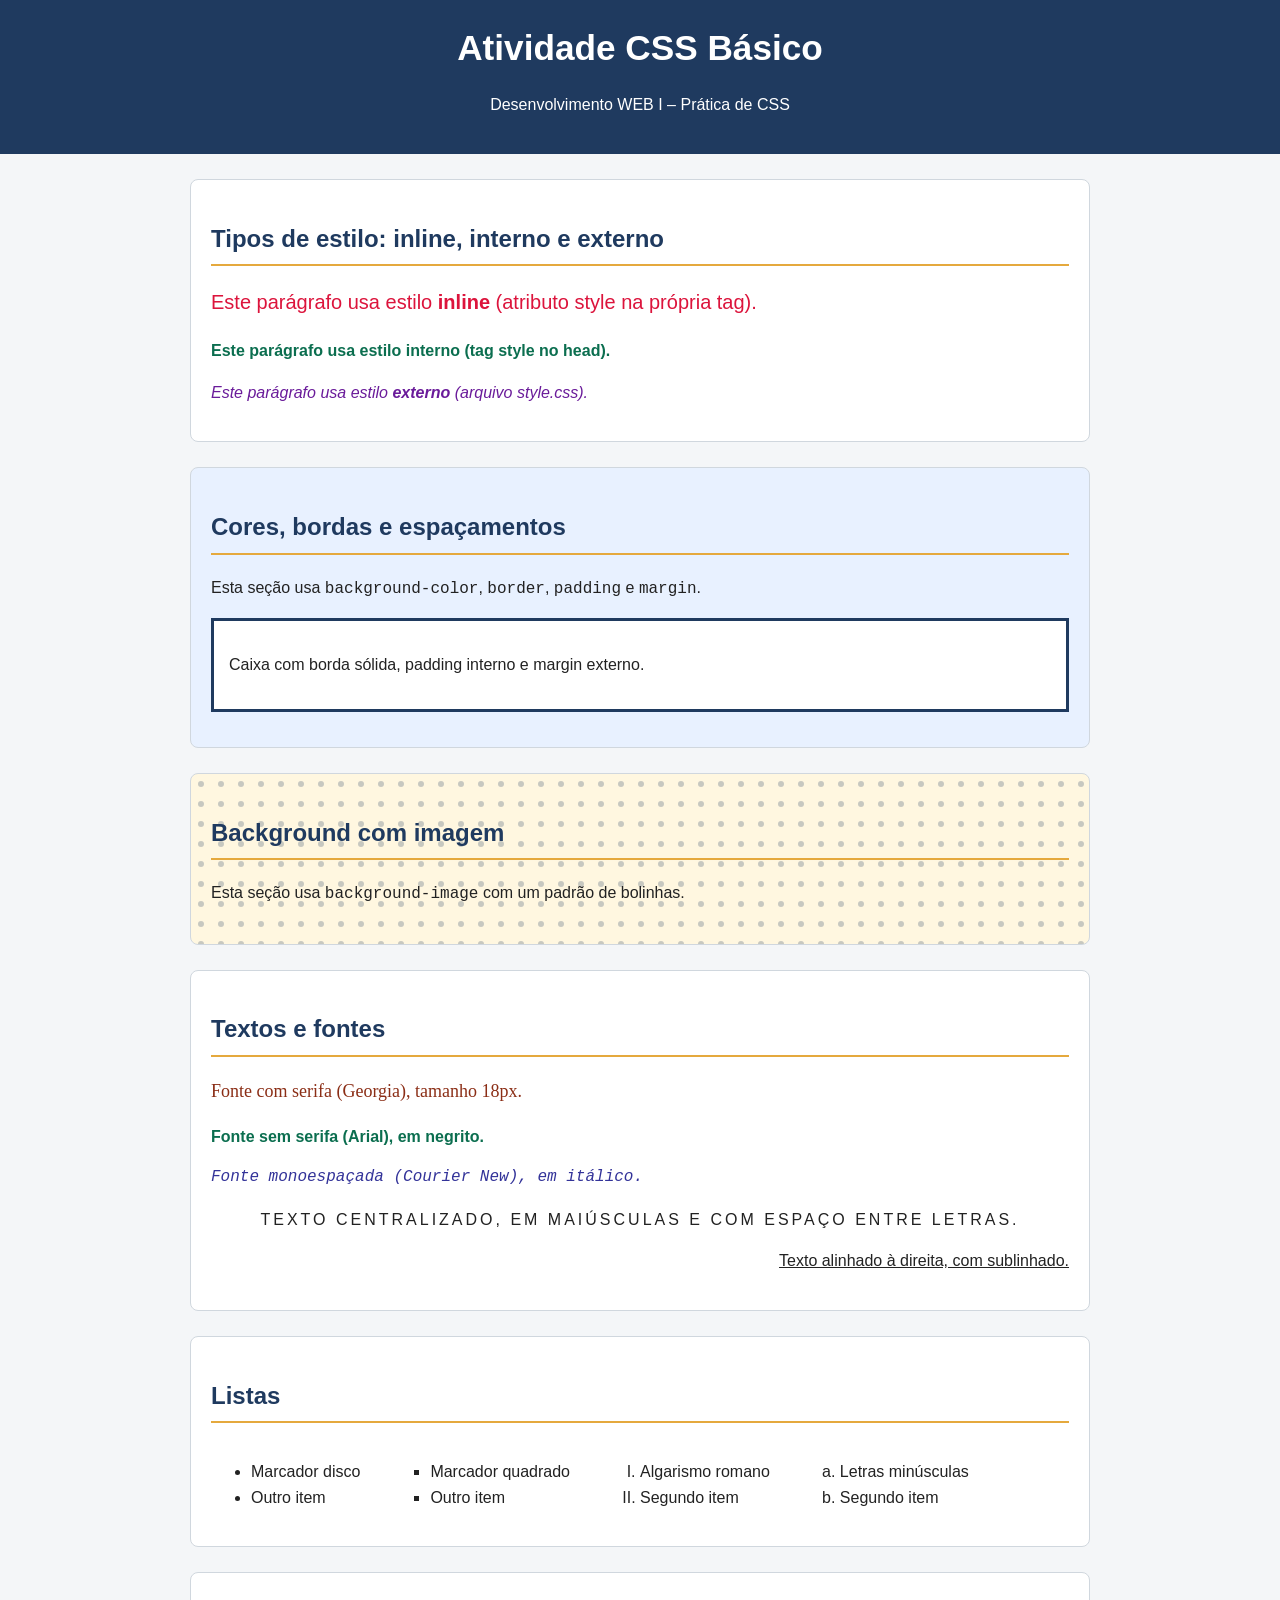
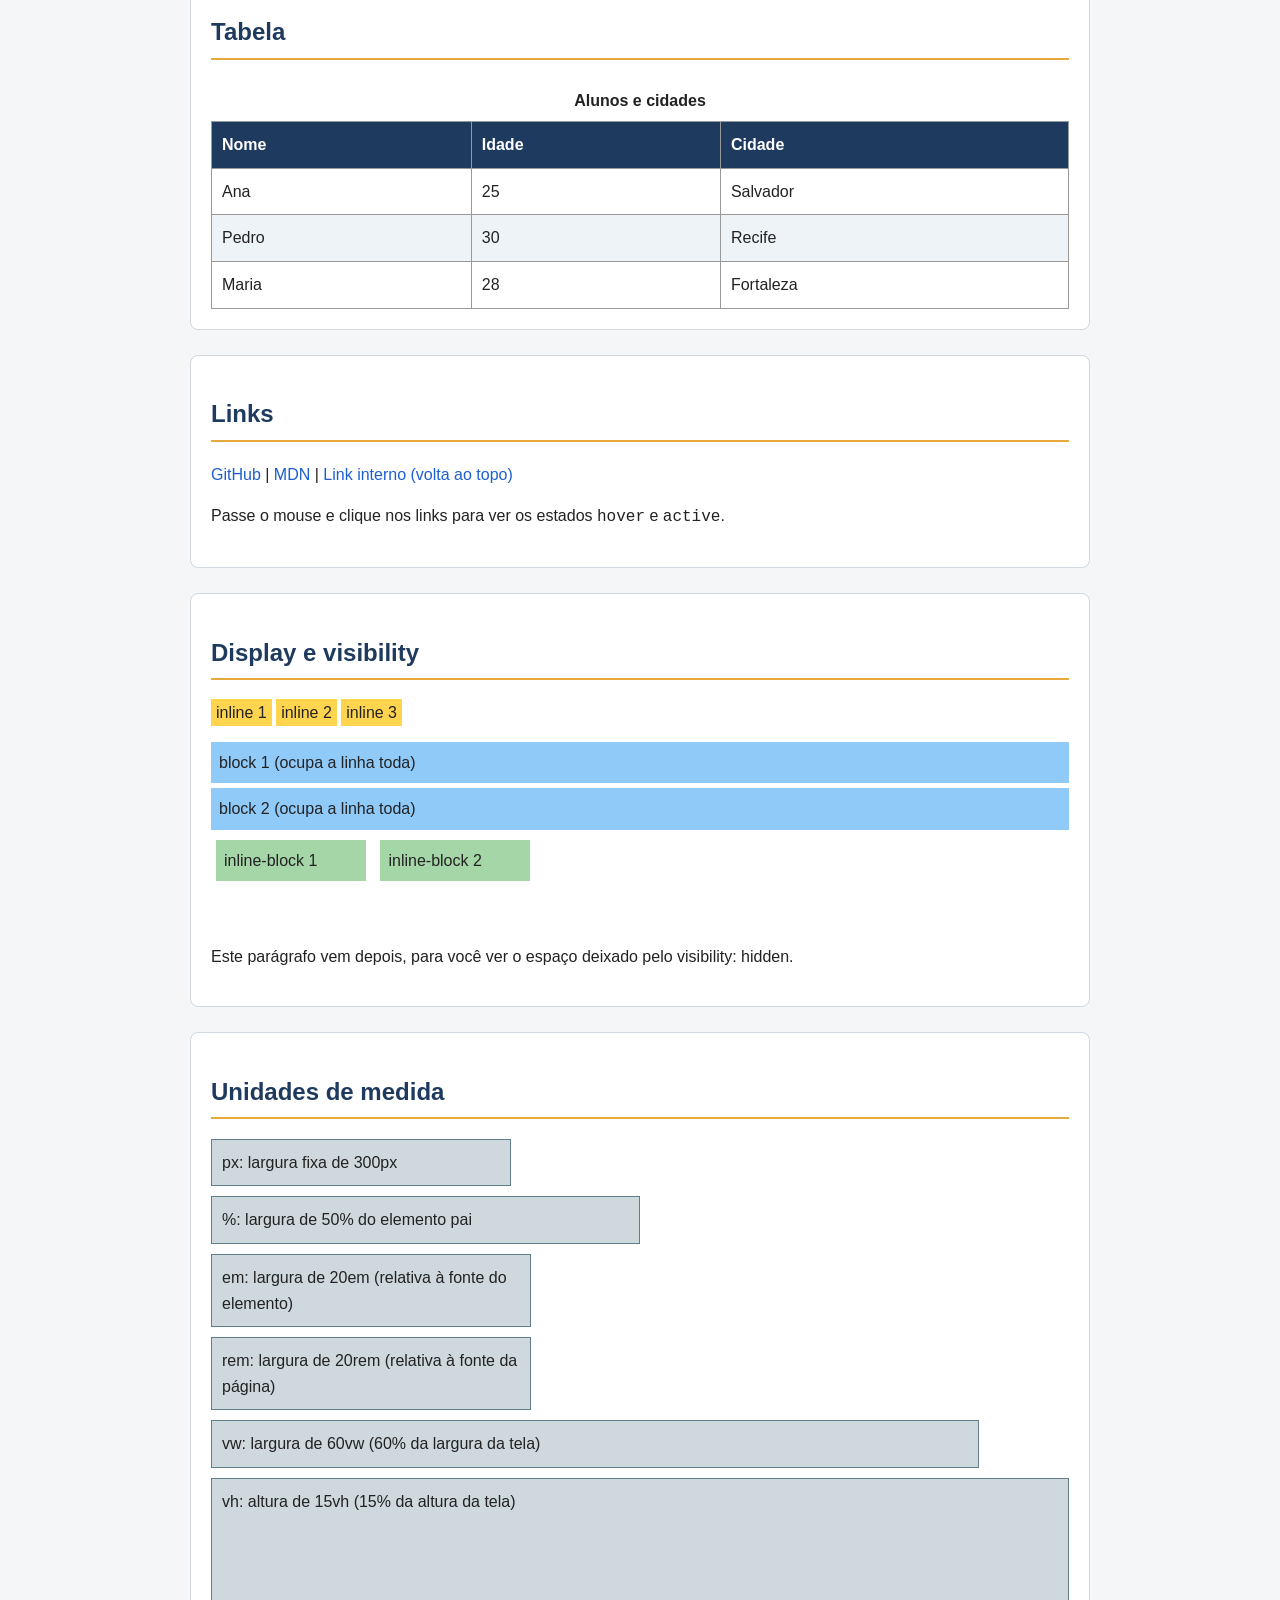
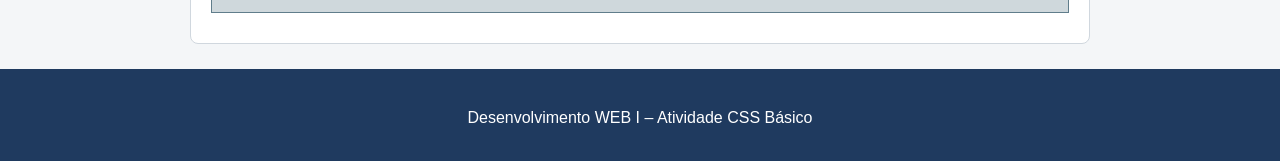
<file: CSS1/index.html>
<!DOCTYPE html>
<html lang="pt-BR">
<head>
  <meta charset="UTF-8">
  <meta name="viewport" content="width=device-width, initial-scale=1">
  <title>Atividade CSS Básico</title>

  <!-- ESTILO EXTERNO: arquivo style.css vinculado ao HTML -->
  <link rel="stylesheet" href="style.css">

  <!-- ESTILO INTERNO: regras escritas dentro do próprio HTML, na tag <style> -->
  <style>
    .estilo-interno {
      color: #0b6e4f;
      font-weight: bold;
    }
  </style>
</head>
<body>

  <!-- ===== CABEÇALHO ===== -->
  <header>
    <h1>Atividade CSS Básico</h1>
    <p>Desenvolvimento WEB I – Prática de CSS</p>
  </header>

  <main>

    <!-- ===== MÓDULO 04: TIPOS DE ESTILO ===== -->
    <section id="tipos-estilo" class="secao">
      <h2>Tipos de estilo: inline, interno e externo</h2>

      <!-- ESTILO INLINE: escrito direto no atributo style da tag -->
      <p style="color: crimson; font-size: 20px;">
        Este parágrafo usa estilo <strong>inline</strong> (atributo style na própria tag).
      </p>

      <!-- Estilo interno (definido na tag <style> do cabeçalho) -->
      <p class="estilo-interno">
        Este parágrafo usa estilo <strong>interno</strong> (tag style no head).
      </p>

      <!-- Estilo externo (definido no arquivo style.css) -->
      <p class="estilo-externo">
        Este parágrafo usa estilo <strong>externo</strong> (arquivo style.css).
      </p>
    </section>

    <!-- ===== MÓDULO 05: CORES, BACKGROUND, BORDAS, ESPAÇAMENTO E MARGEM ===== -->
    <section id="cores" class="secao fundo-cor">
      <h2>Cores, bordas e espaçamentos</h2>
      <p>Esta seção usa <code>background-color</code>, <code>border</code>, <code>padding</code> e <code>margin</code>.</p>

      <div class="caixa">
        <p>Caixa com borda sólida, padding interno e margin externo.</p>
      </div>
    </section>
  <section id="imagem-fundo" class="secao fundo-imagem">
      <h2>Background com imagem</h2>
      <p>Esta seção usa <code>background-image</code> com um padrão de bolinhas.</p>
    </section>

    <!-- ===== MÓDULO 06: TEXTOS E FONTES ===== -->
    <section id="textos" class="secao">
      <h2>Textos e fontes</h2>
      <p class="texto-serifa">Fonte com serifa (Georgia), tamanho 18px.</p>
      <p class="texto-sem-serifa">Fonte sem serifa (Arial), em negrito.</p>
      <p class="texto-mono">Fonte monoespaçada (Courier New), em itálico.</p>
      <p class="texto-centro">Texto centralizado, em maiúsculas e com espaço entre letras.</p>
      <p class="texto-direita">Texto alinhado à direita, com sublinhado.</p>
    </section>

    <!-- ===== MÓDULO 07: LISTAS ===== -->
    <section id="listas" class="secao">
      <h2>Listas</h2>
      <div class="listas">
        <ul class="lista-disco">
          <li>Marcador disco</li>
          <li>Outro item</li>
        </ul>
        <ul class="lista-quadrado">
          <li>Marcador quadrado</li>
          <li>Outro item</li>
        </ul>
        <ol class="lista-romano">
          <li>Algarismo romano</li>
          <li>Segundo item</li>
        </ol>
        <ol class="lista-letra">
          <li>Letras minúsculas</li>
          <li>Segundo item</li>
        </ol>
      </div>
    </section>

    <!-- ===== MÓDULO 07: TABELAS ===== -->
    <section id="tabelas" class="secao">
      <h2>Tabela</h2>
      <table class="tabela">
        <caption>Alunos e cidades</caption>
        <thead>
          <tr>
            <th>Nome</th>
            <th>Idade</th>
            <th>Cidade</th>
          </tr>
        </thead>
        <tbody>
          <tr><td>Ana</td><td>25</td><td>Salvador</td></tr>
          <tr><td>Pedro</td><td>30</td><td>Recife</td></tr>
          <tr><td>Maria</td><td>28</td><td>Fortaleza</td></tr>
        </tbody>
      </table>
    </section>

    <!-- ===== MÓDULO 07: LINKS ===== -->
    <section id="links" class="secao">
      <h2>Links</h2>
      <p>
        <a class="link" href="https://github.com/" target="_blank" rel="noopener">GitHub</a> |
        <a class="link" href="https://developer.mozilla.org/pt-BR/" target="_blank" rel="noopener">MDN</a> |
        <a class="link" href="#tipos-estilo">Link interno (volta ao topo)</a>
      </p>
      <p>Passe o mouse e clique nos links para ver os estados <code>hover</code> e <code>active</code>.</p>
    </section>

    <!-- ===== MÓDULO 07: DISPLAY E VISIBILITY ===== -->
    <section id="display" class="secao">
      <h2>Display e visibility</h2>

      <p>
        <span class="caixa-display">inline 1</span>
        <span class="caixa-display">inline 2</span>
        <span class="caixa-display">inline 3</span>
      </p>

      <div class="bloco-display">block 1 (ocupa a linha toda)</div>
      <div class="bloco-display">block 2 (ocupa a linha toda)</div>

      <div class="inline-bloco">inline-block 1</div>
      <div class="inline-bloco">inline-block 2</div>

      <p class="oculto-display">Este parágrafo usa display: none (some e não ocupa espaço).</p>
      <p class="oculto-visibility">Este parágrafo usa visibility: hidden (some, mas ocupa espaço).</p>
      <p>Este parágrafo vem depois, para você ver o espaço deixado pelo visibility: hidden.</p>
    </section>

    <!-- ===== MÓDULO 07: UNIDADES DE MEDIDA ===== -->
    <section id="unidades" class="secao">
      <h2>Unidades de medida</h2>
      <div class="unidade u-px">px: largura fixa de 300px</div>
      <div class="unidade u-porcento">%: largura de 50% do elemento pai</div>
      <div class="unidade u-em">em: largura de 20em (relativa à fonte do elemento)</div>
      <div class="unidade u-rem">rem: largura de 20rem (relativa à fonte da página)</div>
      <div class="unidade u-vw">vw: largura de 60vw (60% da largura da tela)</div>
      <div class="unidade u-vh">vh: altura de 15vh (15% da altura da tela)</div>
    </section>

  </main>

  <footer>
    <p>Desenvolvimento WEB I – Atividade CSS Básico</p>
  </footer>

</body>
</html>
</file>
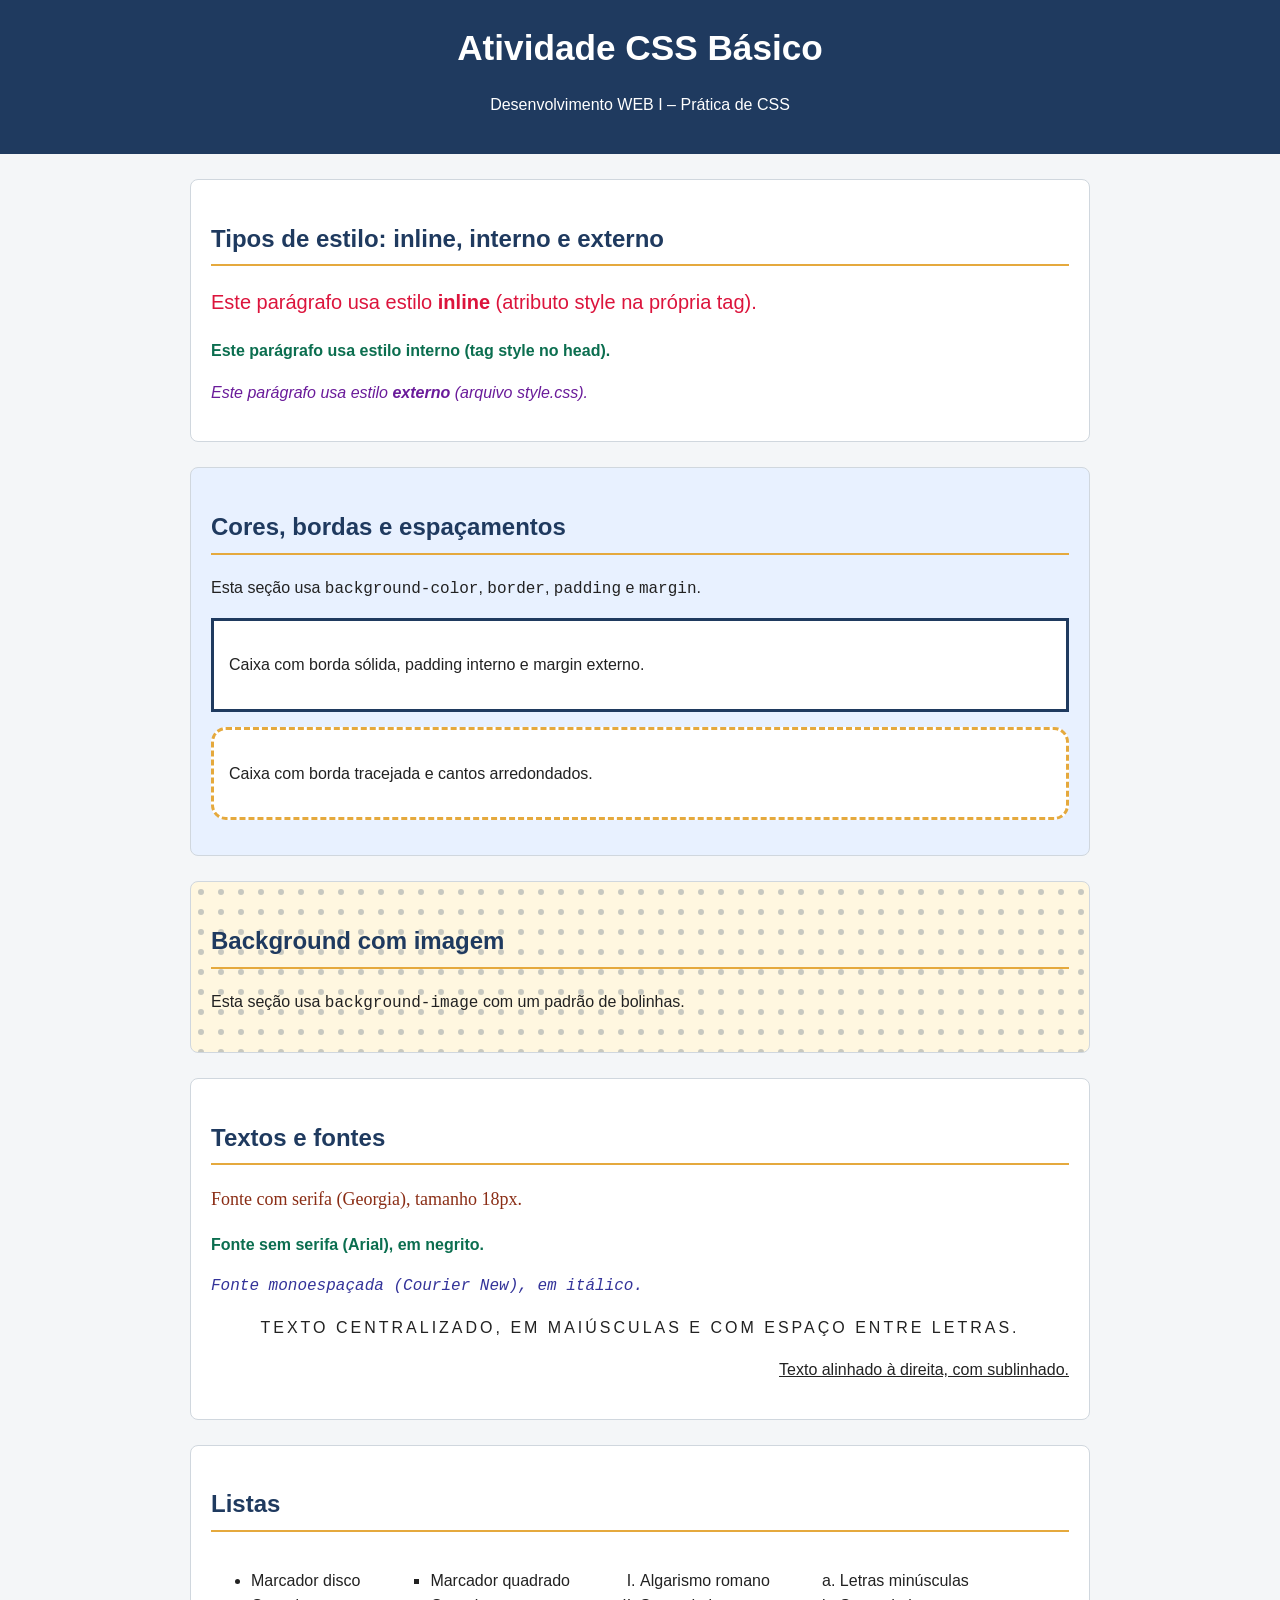
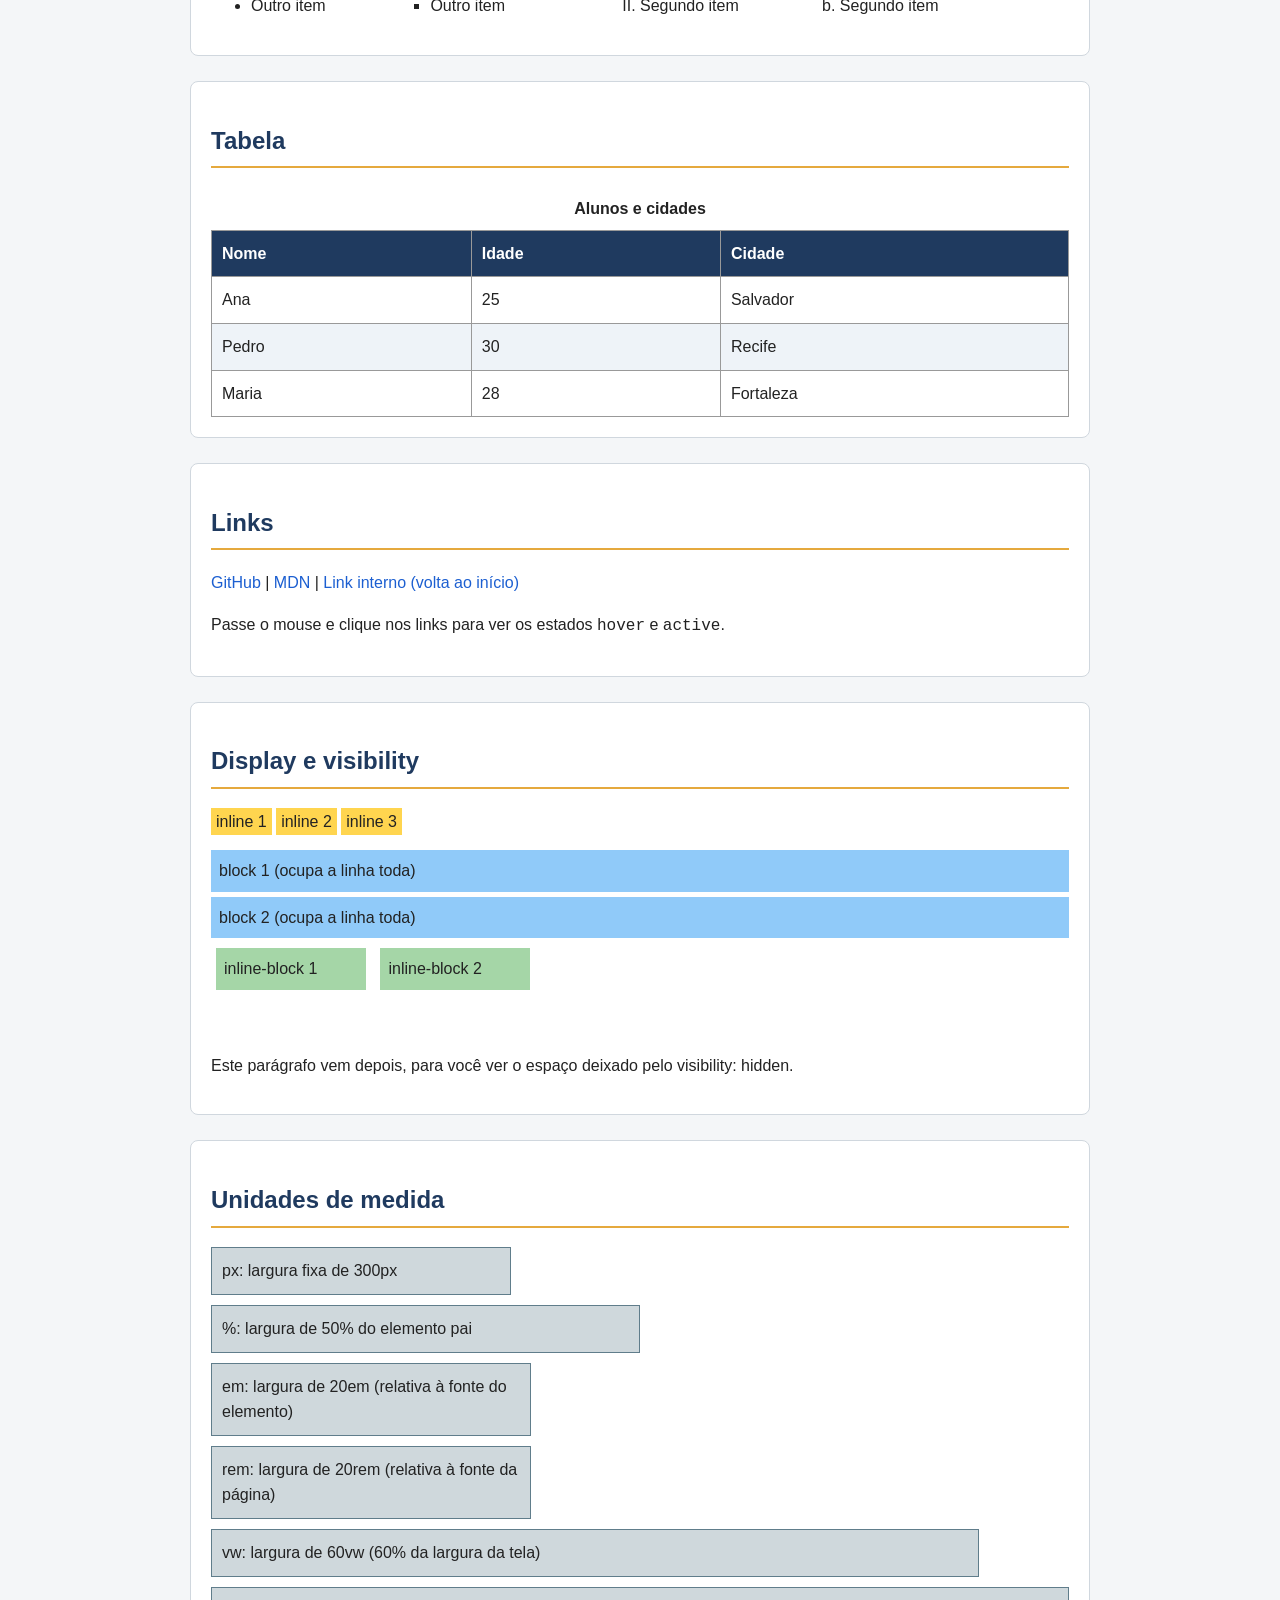
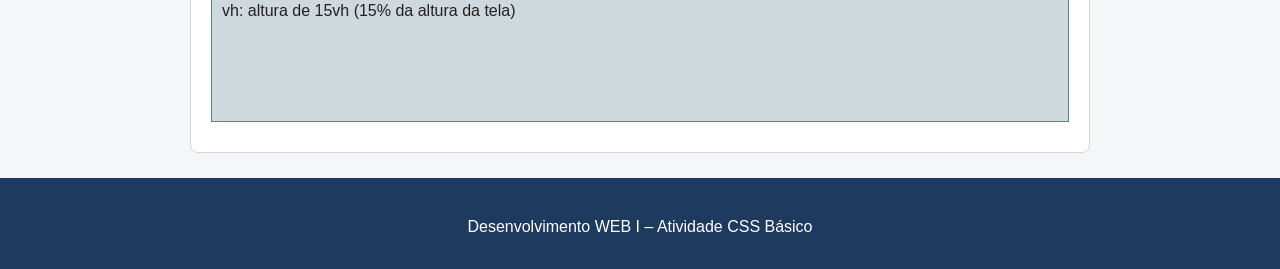
<file: CSS2/index.html>
<!DOCTYPE html>
<html lang="pt-BR">
<head>
  <meta charset="UTF-8">
  <meta name="viewport" content="width=device-width, initial-scale=1">
  <title>Atividade CSS Básico</title>

  <!-- ESTILO EXTERNO: arquivo style.css vinculado ao HTML -->
  <link rel="stylesheet" href="style.css">

  <!-- ESTILO INTERNO: regras escritas dentro do próprio HTML, na tag <style> -->
  <style>
    .estilo-interno {
      color: #0b6e4f;
      font-weight: bold;
    }
  </style>
</head>
<body>

  <!-- ===== CABEÇALHO ===== -->
  <header>
    <h1>Atividade CSS Básico</h1>
    <p>Desenvolvimento WEB I – Prática de CSS</p>
  </header>

  <main>

    <!-- ===== MÓDULO 04: TIPOS DE ESTILO ===== -->
    <section id="tipos-estilo" class="secao">
      <h2>Tipos de estilo: inline, interno e externo</h2>

      <!-- ESTILO INLINE: escrito direto no atributo style da tag -->
      <p style="color: crimson; font-size: 20px;">
        Este parágrafo usa estilo <strong>inline</strong> (atributo style na própria tag).
      </p>

      <!-- Estilo interno (definido na tag <style> do cabeçalho) -->
      <p class="estilo-interno">
        Este parágrafo usa estilo <strong>interno</strong> (tag style no head).
      </p>

      <!-- Estilo externo (definido no arquivo style.css) -->
      <p class="estilo-externo">
        Este parágrafo usa estilo <strong>externo</strong> (arquivo style.css).
      </p>
    </section>

    <!-- ===== MÓDULO 05: CORES, BORDAS, ESPAÇAMENTO E MARGEM ===== -->
    <section id="cores" class="secao fundo-cor">
      <h2>Cores, bordas e espaçamentos</h2>
      <p>Esta seção usa <code>background-color</code>, <code>border</code>, <code>padding</code> e <code>margin</code>.</p>

      <div class="caixa">
        <p>Caixa com borda sólida, padding interno e margin externo.</p>
      </div>

      <div class="caixa caixa-tracejada">
        <p>Caixa com borda tracejada e cantos arredondados.</p>
      </div>
    </section>

    <!-- ===== MÓDULO 05: BACKGROUND COM IMAGEM ===== -->
    <section id="imagem-fundo" class="secao fundo-imagem">
      <h2>Background com imagem</h2>
      <p>Esta seção usa <code>background-image</code> com um padrão de bolinhas.</p>
    </section>

    <!-- ===== MÓDULO 06: TEXTOS E FONTES ===== -->
    <section id="textos" class="secao">
      <h2>Textos e fontes</h2>
      <p class="texto-serifa">Fonte com serifa (Georgia), tamanho 18px.</p>
      <p class="texto-sem-serifa">Fonte sem serifa (Arial), em negrito.</p>
      <p class="texto-mono">Fonte monoespaçada (Courier New), em itálico.</p>
      <p class="texto-centro">Texto centralizado, em maiúsculas e com espaço entre letras.</p>
      <p class="texto-direita">Texto alinhado à direita, com sublinhado.</p>
    </section>

    <!-- ===== MÓDULO 07: LISTAS ===== -->
    <section id="listas" class="secao">
      <h2>Listas</h2>
      <div class="listas">
        <ul class="lista-disco">
          <li>Marcador disco</li>
          <li>Outro item</li>
        </ul>
        <ul class="lista-quadrado">
          <li>Marcador quadrado</li>
          <li>Outro item</li>
        </ul>
        <ol class="lista-romano">
          <li>Algarismo romano</li>
          <li>Segundo item</li>
        </ol>
        <ol class="lista-letra">
          <li>Letras minúsculas</li>
          <li>Segundo item</li>
        </ol>
      </div>
    </section>

    <!-- ===== MÓDULO 07: TABELAS ===== -->
    <section id="tabelas" class="secao">
      <h2>Tabela</h2>
      <table class="tabela">
        <caption>Alunos e cidades</caption>
        <thead>
          <tr>
            <th>Nome</th>
            <th>Idade</th>
            <th>Cidade</th>
          </tr>
        </thead>
        <tbody>
          <tr><td>Ana</td><td>25</td><td>Salvador</td></tr>
          <tr><td>Pedro</td><td>30</td><td>Recife</td></tr>
          <tr><td>Maria</td><td>28</td><td>Fortaleza</td></tr>
        </tbody>
      </table>
    </section>

    <!-- ===== MÓDULO 07: LINKS ===== -->
    <section id="links" class="secao">
      <h2>Links</h2>
      <p>
        <a class="link" href="https://github.com/" target="_blank" rel="noopener">GitHub</a> |
        <a class="link" href="https://developer.mozilla.org/pt-BR/" target="_blank" rel="noopener">MDN</a> |
        <a class="link" href="#tipos-estilo">Link interno (volta ao início)</a>
      </p>
      <p>Passe o mouse e clique nos links para ver os estados <code>hover</code> e <code>active</code>.</p>
    </section>

    <!-- ===== MÓDULO 07: DISPLAY E VISIBILITY ===== -->
    <section id="display" class="secao">
      <h2>Display e visibility</h2>

      <p>
        <span class="caixa-display">inline 1</span>
        <span class="caixa-display">inline 2</span>
        <span class="caixa-display">inline 3</span>
      </p>

      <div class="bloco-display">block 1 (ocupa a linha toda)</div>
      <div class="bloco-display">block 2 (ocupa a linha toda)</div>

      <div class="inline-bloco">inline-block 1</div>
      <div class="inline-bloco">inline-block 2</div>

      <p class="oculto-display">Este parágrafo usa display: none (some e não ocupa espaço).</p>
      <p class="oculto-visibility">Este parágrafo usa visibility: hidden (some, mas ocupa espaço).</p>
      <p>Este parágrafo vem depois, para você ver o espaço deixado pelo visibility: hidden.</p>
    </section>

    <!-- ===== MÓDULO 07: UNIDADES DE MEDIDA ===== -->
    <section id="unidades" class="secao">
      <h2>Unidades de medida</h2>
      <div class="unidade u-px">px: largura fixa de 300px</div>
      <div class="unidade u-porcento">%: largura de 50% do elemento pai</div>
      <div class="unidade u-em">em: largura de 20em (relativa à fonte do elemento)</div>
      <div class="unidade u-rem">rem: largura de 20rem (relativa à fonte da página)</div>
      <div class="unidade u-vw">vw: largura de 60vw (60% da largura da tela)</div>
      <div class="unidade u-vh">vh: altura de 15vh (15% da altura da tela)</div>
    </section>

  </main>

  <!-- ===== RODAPÉ ===== -->
  <footer>
    <p>Desenvolvimento WEB I – Atividade CSS Básico</p>
  </footer>

</body>
</html>
</file>
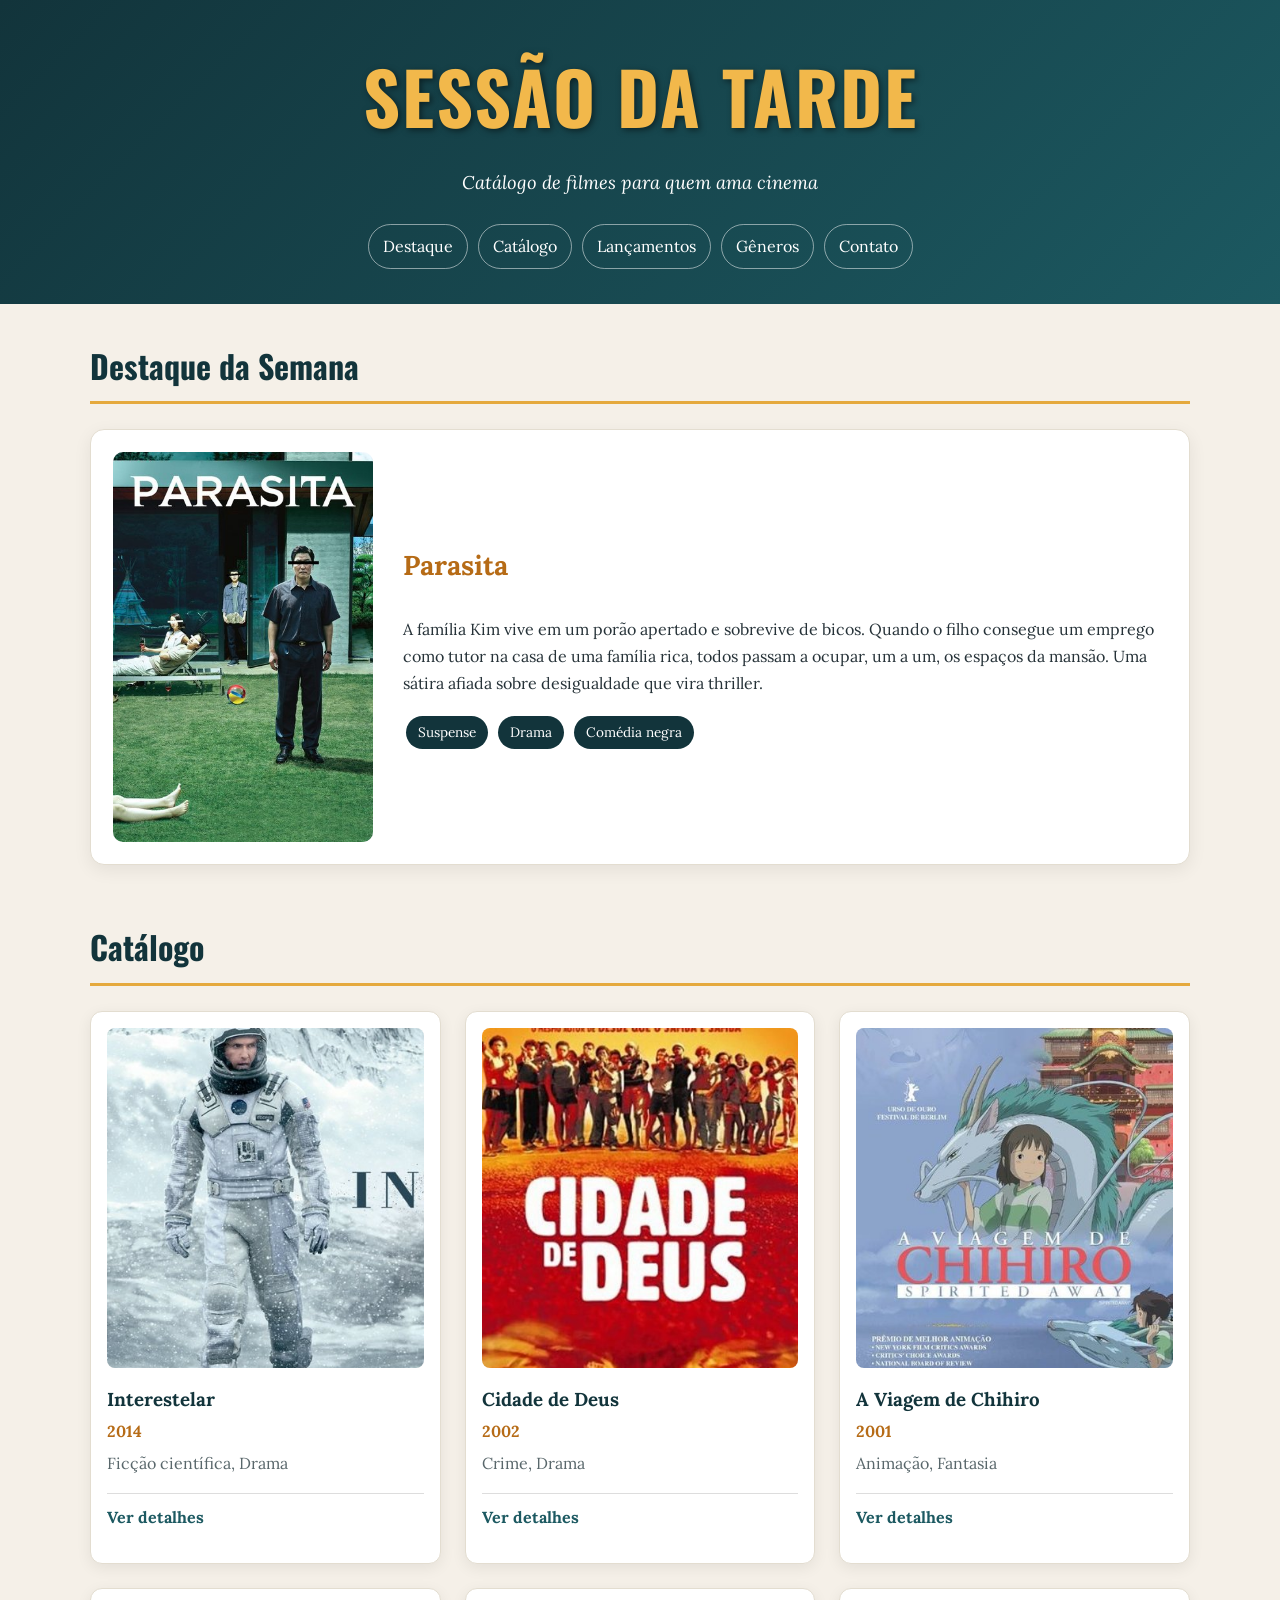
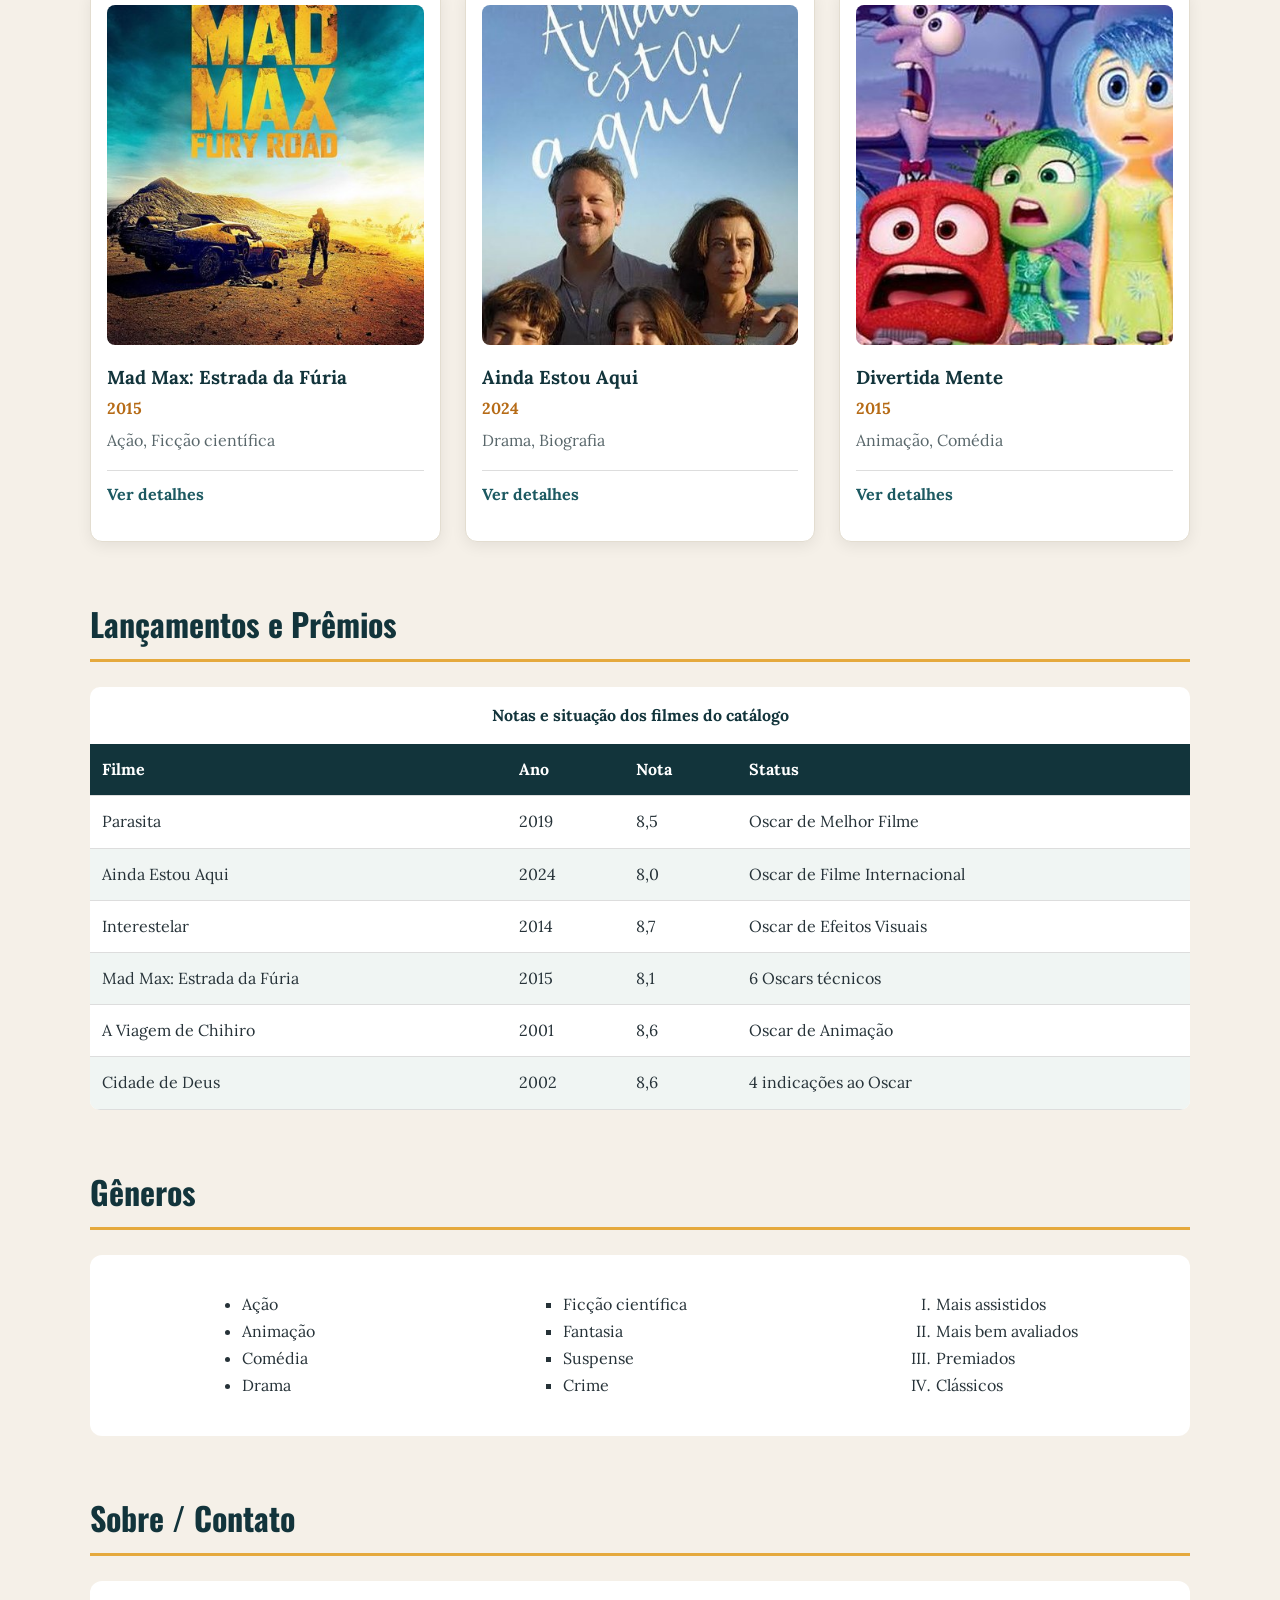
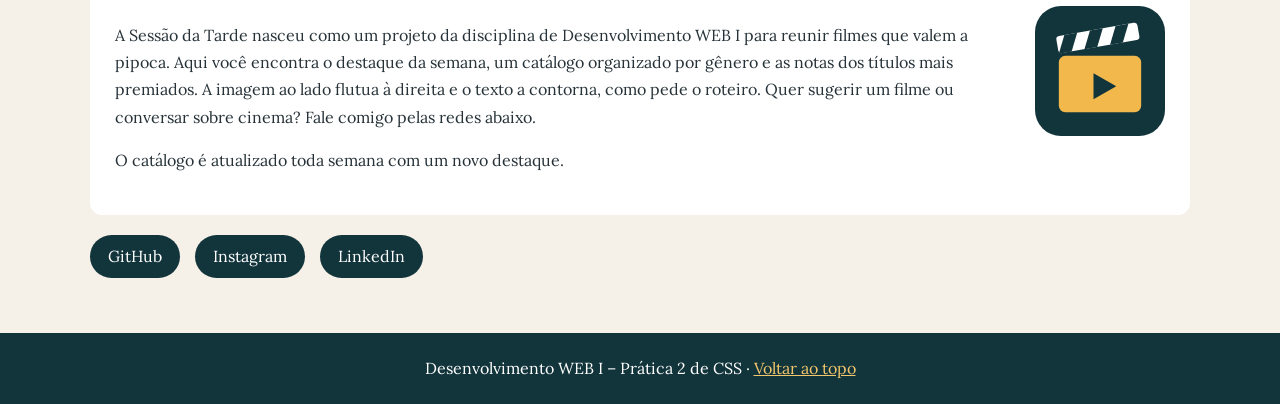
<file: Css3/Index.html>
<!DOCTYPE html>
<html lang="pt-BR">
<head>
  <meta charset="UTF-8">
  <meta name="viewport" content="width=device-width, initial-scale=1">
  <title>Sessão da Tarde – Catálogo de Filmes</title>
  <link rel="preconnect" href="https://fonts.googleapis.com">
  <link rel="preconnect" href="https://fonts.gstatic.com" crossorigin>
  <link href="https://fonts.googleapis.com/css2?family=Oswald:wght@500;700&family=Lora:ital,wght@0,400;0,700;1,400&display=swap" rel="stylesheet">
  <link rel="stylesheet" href="style.css">
</head>
<body>

  <!-- ===== A. CABEÇALHO ===== -->
  <header id="topo">
    <h1>Sessão da Tarde</h1>
    <h2>Catálogo de filmes para quem ama cinema</h2>

    <!-- ===== E. MENU DE NAVEGAÇÃO (links âncora) ===== -->
    <nav>
      <a href="#destaque">Destaque</a>
      <a href="#catalogo">Catálogo</a>
      <a href="#lancamentos">Lançamentos</a>
      <a href="#generos">Gêneros</a>
      <a href="#contato">Contato</a>
    </nav>
  </header>

  <main>

    <!-- ===== B. DESTAQUE DA SEMANA ===== -->
    <section id="destaque">
      <h2 class="titulo-secao">Destaque da Semana</h2>
      <article class="destaque-card">
        <img src="poster-destaque.jpg" alt="Pôster do filme Parasita">
        <div class="destaque-texto">
          <h3>Parasita</h3>
          <p>
            A família Kim vive em um porão apertado e sobrevive de bicos. Quando o filho
            consegue um emprego como tutor na casa de uma família rica, todos passam a
            ocupar, um a um, os espaços da mansão. Uma sátira afiada sobre desigualdade
            que vira thriller.
          </p>
          <ul class="lista-generos-destaque">
            <li>Suspense</li>
            <li>Drama</li>
            <li>Comédia negra</li>
          </ul>
        </div>
      </article>
    </section>

    <!-- ===== C. GRADE DE FILMES ===== -->
    <section id="catalogo">
      <h2 class="titulo-secao">Catálogo</h2>
      <div class="grade">

        <article class="card">
          <img src="poster-1.jpg" alt="Pôster de Interestelar">
          <h3><a href="#catalogo">Interestelar</a></h3>
          <p class="ano">2014</p>
          <p class="genero">Ficção científica, Drama</p>
          <p class="detalhe">Ver detalhes</p>
        </article>

        <article class="card">
          <img src="poster-2.jpg" alt="Pôster de Cidade de Deus">
          <h3><a href="#catalogo">Cidade de Deus</a></h3>
          <p class="ano">2002</p>
          <p class="genero">Crime, Drama</p>
          <p class="detalhe">Ver detalhes</p>
        </article>

        <article class="card">
          <img src="poster-3.jpg" alt="Pôster de A Viagem de Chihiro">
          <h3><a href="#catalogo">A Viagem de Chihiro</a></h3>
          <p class="ano">2001</p>
          <p class="genero">Animação, Fantasia</p>
          <p class="detalhe">Ver detalhes</p>
        </article>

        <article class="card">
          <img src="poster-4.jpg" alt="Pôster de Mad Max: Estrada da Fúria">
          <h3><a href="#catalogo">Mad Max: Estrada da Fúria</a></h3>
          <p class="ano">2015</p>
          <p class="genero">Ação, Ficção científica</p>
          <p class="detalhe">Ver detalhes</p>
        </article>

        <article class="card">
          <img src="poster-5.jpg" alt="Pôster de Ainda Estou Aqui">
          <h3><a href="#catalogo">Ainda Estou Aqui</a></h3>
          <p class="ano">2024</p>
          <p class="genero">Drama, Biografia</p>
          <p class="detalhe">Ver detalhes</p>
        </article>

        <article class="card">
          <img src="poster-6.jpg" alt="Pôster de Divertida Mente">
          <h3><a href="#catalogo">Divertida Mente</a></h3>
          <p class="ano">2015</p>
          <p class="genero">Animação, Comédia</p>
          <p class="detalhe">Ver detalhes</p>
        </article>

      </div>
    </section>

    <!-- ===== D. TABELA DE LANÇAMENTOS / PRÊMIOS ===== -->
    <section id="lancamentos">
      <h2 class="titulo-secao">Lançamentos e Prêmios</h2>
      <div class="tabela-wrapper">
        <table>
          <caption>Notas e situação dos filmes do catálogo</caption>
          <thead>
            <tr>
              <th>Filme</th>
              <th>Ano</th>
              <th>Nota</th>
              <th>Status</th>
            </tr>
          </thead>
          <tbody>
            <tr><td>Parasita</td><td>2019</td><td>8,5</td><td>Oscar de Melhor Filme</td></tr>
            <tr><td>Ainda Estou Aqui</td><td>2024</td><td>8,0</td><td>Oscar de Filme Internacional</td></tr>
            <tr><td>Interestelar</td><td>2014</td><td>8,7</td><td>Oscar de Efeitos Visuais</td></tr>
            <tr><td>Mad Max: Estrada da Fúria</td><td>2015</td><td>8,1</td><td>6 Oscars técnicos</td></tr>
            <tr><td>A Viagem de Chihiro</td><td>2001</td><td>8,6</td><td>Oscar de Animação</td></tr>
            <tr><td>Cidade de Deus</td><td>2002</td><td>8,6</td><td>4 indicações ao Oscar</td></tr>
          </tbody>
        </table>
      </div>
    </section>

    <!-- ===== E. LISTA DE GÊNEROS ===== -->
    <section id="generos">
      <h2 class="titulo-secao">Gêneros</h2>
      <div class="listas">
        <ul class="generos-disco">
          <li>Ação</li>
          <li>Animação</li>
          <li>Comédia</li>
          <li>Drama</li>
        </ul>
        <ul class="generos-quadrado">
          <li>Ficção científica</li>
          <li>Fantasia</li>
          <li>Suspense</li>
          <li>Crime</li>
        </ul>
        <ol class="generos-romano">
          <li>Mais assistidos</li>
          <li>Mais bem avaliados</li>
          <li>Premiados</li>
          <li>Clássicos</li>
        </ol>
      </div>
    </section>

    <!-- ===== F. SOBRE / CONTATO ===== -->
    <section id="contato">
      <h2 class="titulo-secao">Sobre / Contato</h2>
      <div class="sobre">
        <img class="foto-sobre" src="sobre.svg" alt="Ícone do catálogo">
        <p>
          A Sessão da Tarde nasceu como um projeto da disciplina de Desenvolvimento WEB I
          para reunir filmes que valem a pipoca. Aqui você encontra o destaque da semana,
          um catálogo organizado por gênero e as notas dos títulos mais premiados. A
          imagem ao lado flutua à direita e o texto a contorna, como pede o roteiro.
          Quer sugerir um filme ou conversar sobre cinema? Fale comigo pelas redes abaixo.
        </p>
        <p>
          O catálogo é atualizado toda semana com um novo destaque.
        </p>
      </div>

      <ul class="redes">
        <li><a href="https://github.com/" target="_blank" rel="noopener">GitHub</a></li>
        <li><a href="https://www.instagram.com/" target="_blank" rel="noopener">Instagram</a></li>
        <li><a href="https://www.linkedin.com/" target="_blank" rel="noopener">LinkedIn</a></li>
      </ul>
    </section>

  </main>

  <footer>
    <p>Desenvolvimento WEB I – Prática 2 de CSS · <a href="#topo">Voltar ao topo</a></p>
  </footer>

</body>
</html>
</file>
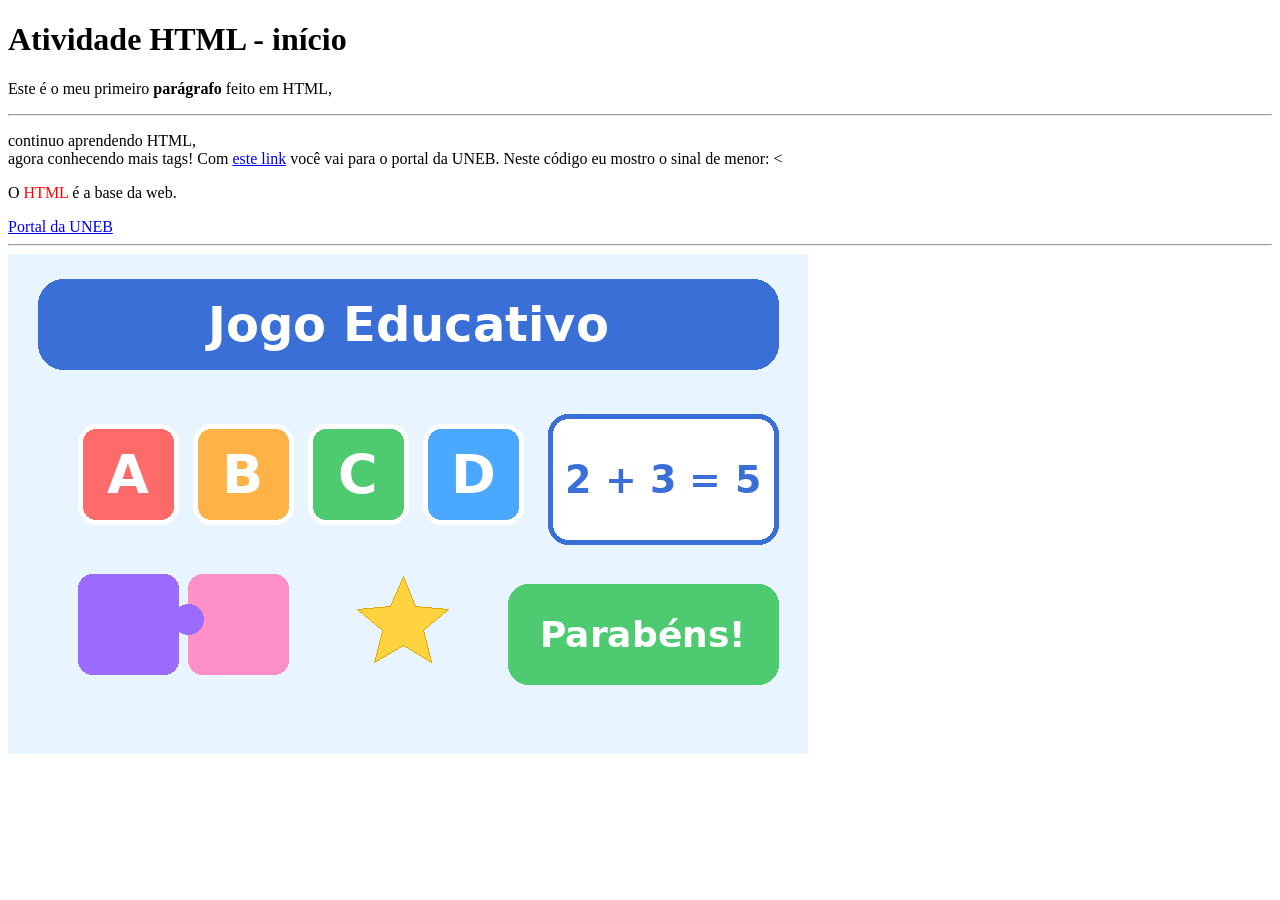
<file: HTML1/index.html>
<!DOCTYPE html>
<html lang="pt-br">
<head>
    <meta charset="UTF-8">
    <meta name="viewport" content="width=device-width, initial-scale=1.0">
    <title>Atividade HTML 01</title>
</head>
<body>
    <!-- Título principal da página -->
    <h1>Atividade HTML - início</h1>

    <!-- Bloco com os parágrafos -->
    <div>
        <!-- Parágrafo com texto em negrito -->
        <p>Este é o meu primeiro <strong>parágrafo</strong> feito em HTML,</p>

        <!-- Linha horizontal separadora -->
        <hr>

        <!-- Quebra de linha, link externo e caractere especial -->
        <p>continuo aprendendo HTML, <br>agora conhecendo mais tags! Com
            <a href="https://portal.uneb.br/" target="_blank">este link</a>
            você vai para o portal da UNEB. Neste código eu mostro o sinal de menor: &lt;</p>

        <!-- Texto com estilo inline -->
        <p>O <span style="color: red;">HTML</span> é a base da web.</p>
    </div>

    <!-- Link isolado para o portal -->
    <a href="https://portal.uneb.br/" target="_blank">Portal da UNEB</a>
    <hr>

    <!-- Imagem do jogo educativo (arquivo na mesma pasta) -->
    <img src="jogo-educativo.png" alt="Jogo Educativo">
</body>
</html>
</file>
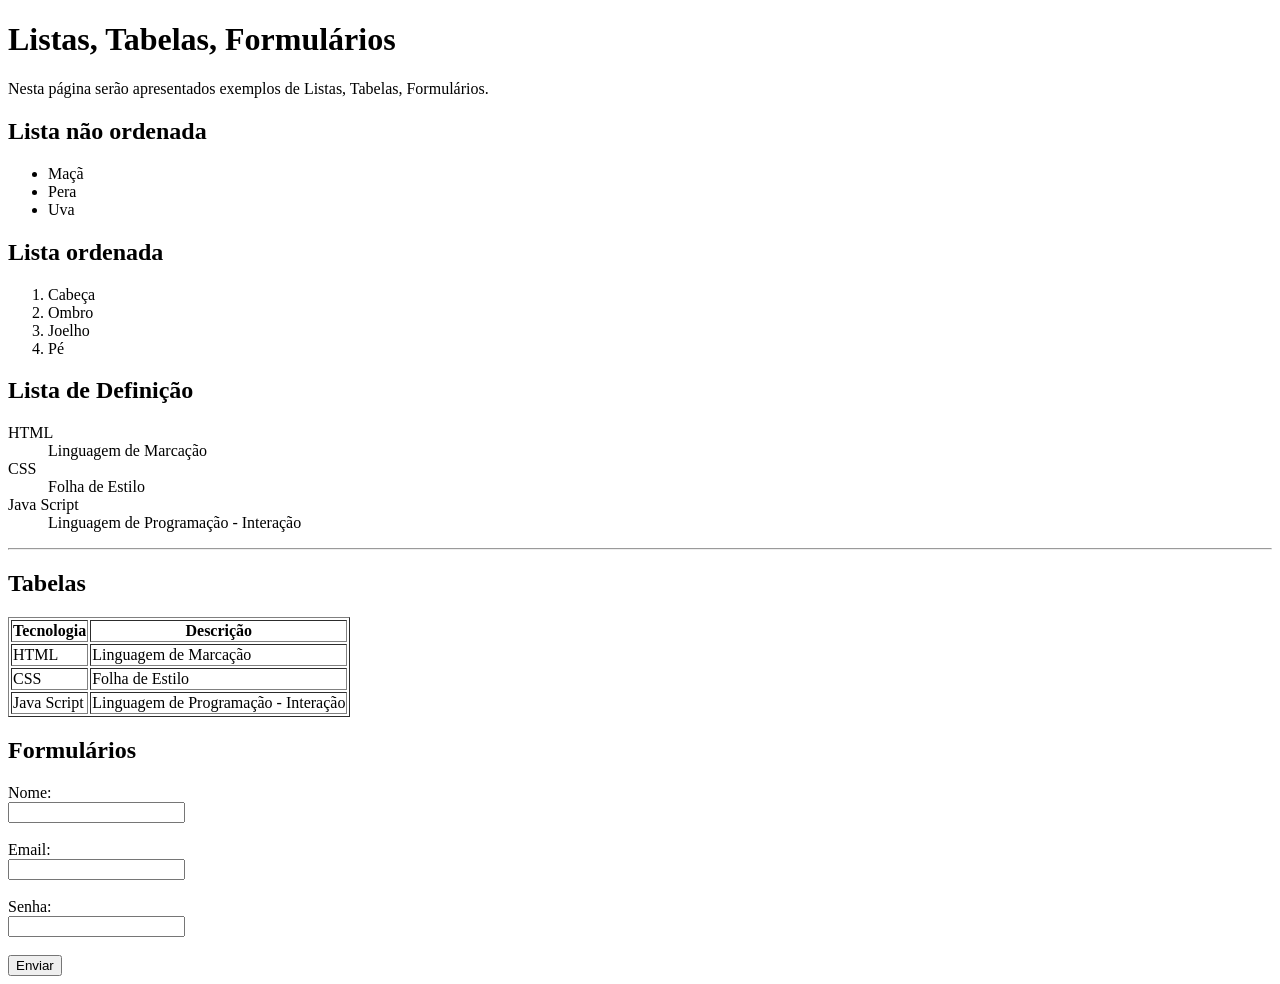
<file: HTML2/index.html>
<!DOCTYPE html>
<html lang="pt-BR">
<head>
  <meta charset="UTF-8">
  <meta name="viewport" content="width=device-width, initial-scale=1.0">
  <title>HTML 02 - Listas, Tabelas, Formulários</title>
</head>
<body>
  <!-- Título e introdução da página -->
  <h1>Listas, Tabelas, Formulários</h1>
  <p>Nesta página serão apresentados exemplos de Listas, Tabelas, Formulários.</p>

  <!-- Lista não ordenada -->
  <h2>Lista não ordenada</h2>
  <ul>
    <li>Maçã</li>
    <li>Pera</li>
    <li>Uva</li>
  </ul>

  <!-- Lista ordenada -->
  <h2>Lista ordenada</h2>
  <ol>
    <li>Cabeça</li>
    <li>Ombro</li>
    <li>Joelho</li>
    <li>Pé</li>
  </ol>

  <!-- Lista de definição: dt é o termo, dd é a descrição -->
  <h2>Lista de Definição</h2>
  <dl>
    <dt>HTML</dt>
    <dd>Linguagem de Marcação</dd>
    <dt>CSS</dt>
    <dd>Folha de Estilo</dd>
    <dt>Java Script</dt>
    <dd>Linguagem de Programação - Interação</dd>
  </dl>
  <hr>

  <!-- Tabela de tecnologias -->
  <h2>Tabelas</h2>
  <table border="1">
    <tr>
      <th>Tecnologia</th>
      <th>Descrição</th>
    </tr>
    <tr>
      <td>HTML</td>
      <td>Linguagem de Marcação</td>
    </tr>
    <tr>
      <td>CSS</td>
      <td>Folha de Estilo</td>
    </tr>
    <tr>
      <td>Java Script</td>
      <td>Linguagem de Programação - Interação</td>
    </tr>
  </table>

  <!-- Formulário com nome, email e senha -->
  <h2>Formulários</h2>
  <form action="#" method="post">
    <label for="nome">Nome:</label><br>
    <input type="text" id="nome" name="nome"><br><br>

    <label for="email">Email:</label><br>
    <input type="email" id="email" name="email"><br><br>

    <label for="senha">Senha:</label><br>
    <input type="password" id="senha" name="senha"><br><br>

    <!-- Botão de envio -->
    <input type="submit" value="Enviar">
  </form>
</body>
</html>
</file>
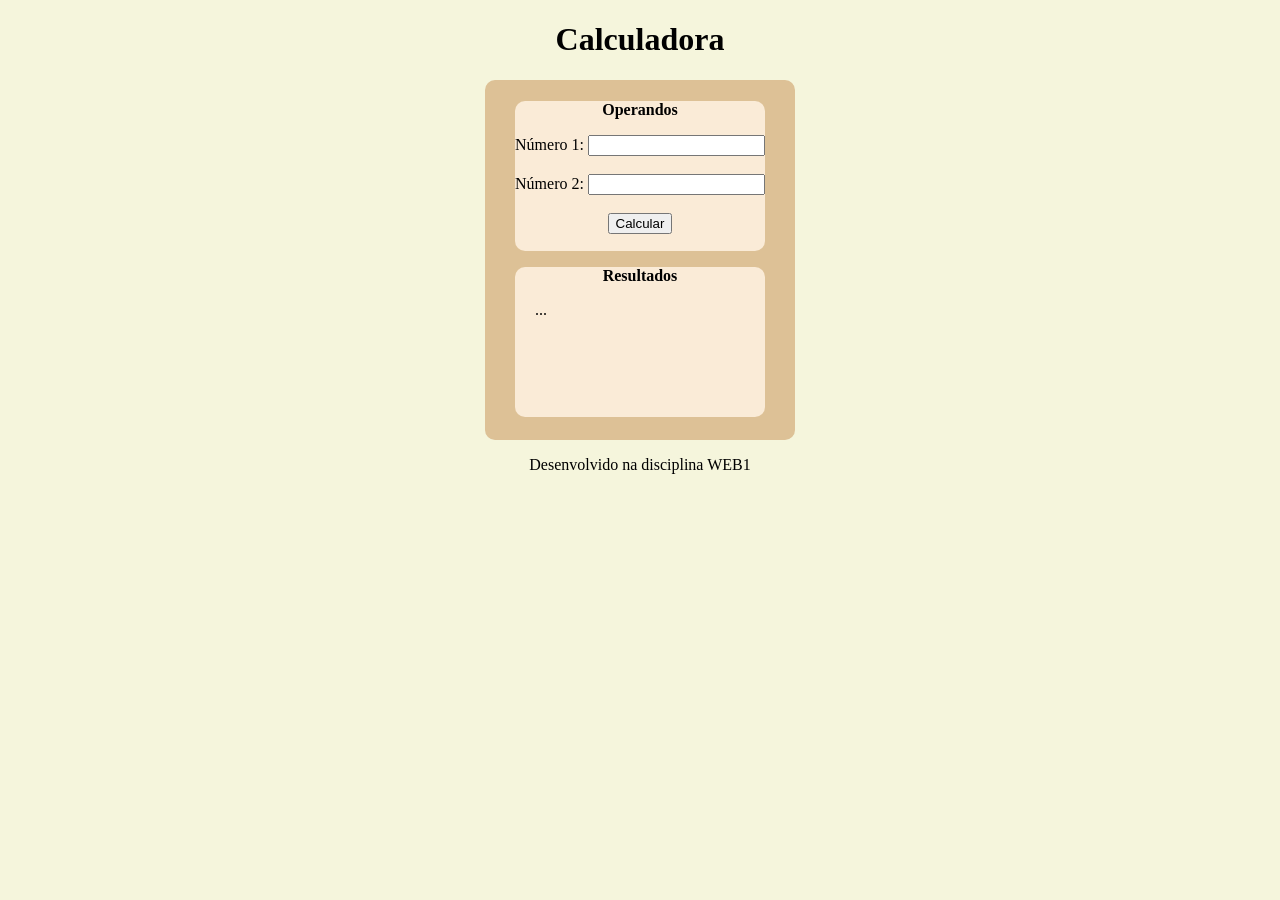
<file: JS02/Index.html>
<!DOCTYPE html>
<html lang="pt-BR">
<head>
    <meta charset="UTF-8">
    <meta name="viewport" content="width=device-width, initial-scale=1.0">
    <title>Calculadora</title>
    <link rel="stylesheet" href="estilo.css">
</head>
<body>
    <header>
        <h1>Calculadora</h1>
    </header>
    <section>
        <div>
            <p><strong>Operandos</strong></p>
            Número 1: <input type="number" id="num1"> <br><br>
            Número 2: <input type="number" id="num2"> <br><br>
            <button onclick="calcular()">Calcular</button>
        </div>
        <div>
            <p><strong>Resultados</strong></p>
            <p id="txtResultado">...</p>
        </div>
    </section>
    <footer>
        <p id="txtRodape">Desenvolvido na disciplina WEB1</p>
    </footer>

    <script src="interacao.js"></script>
</body>
</html>
</file>
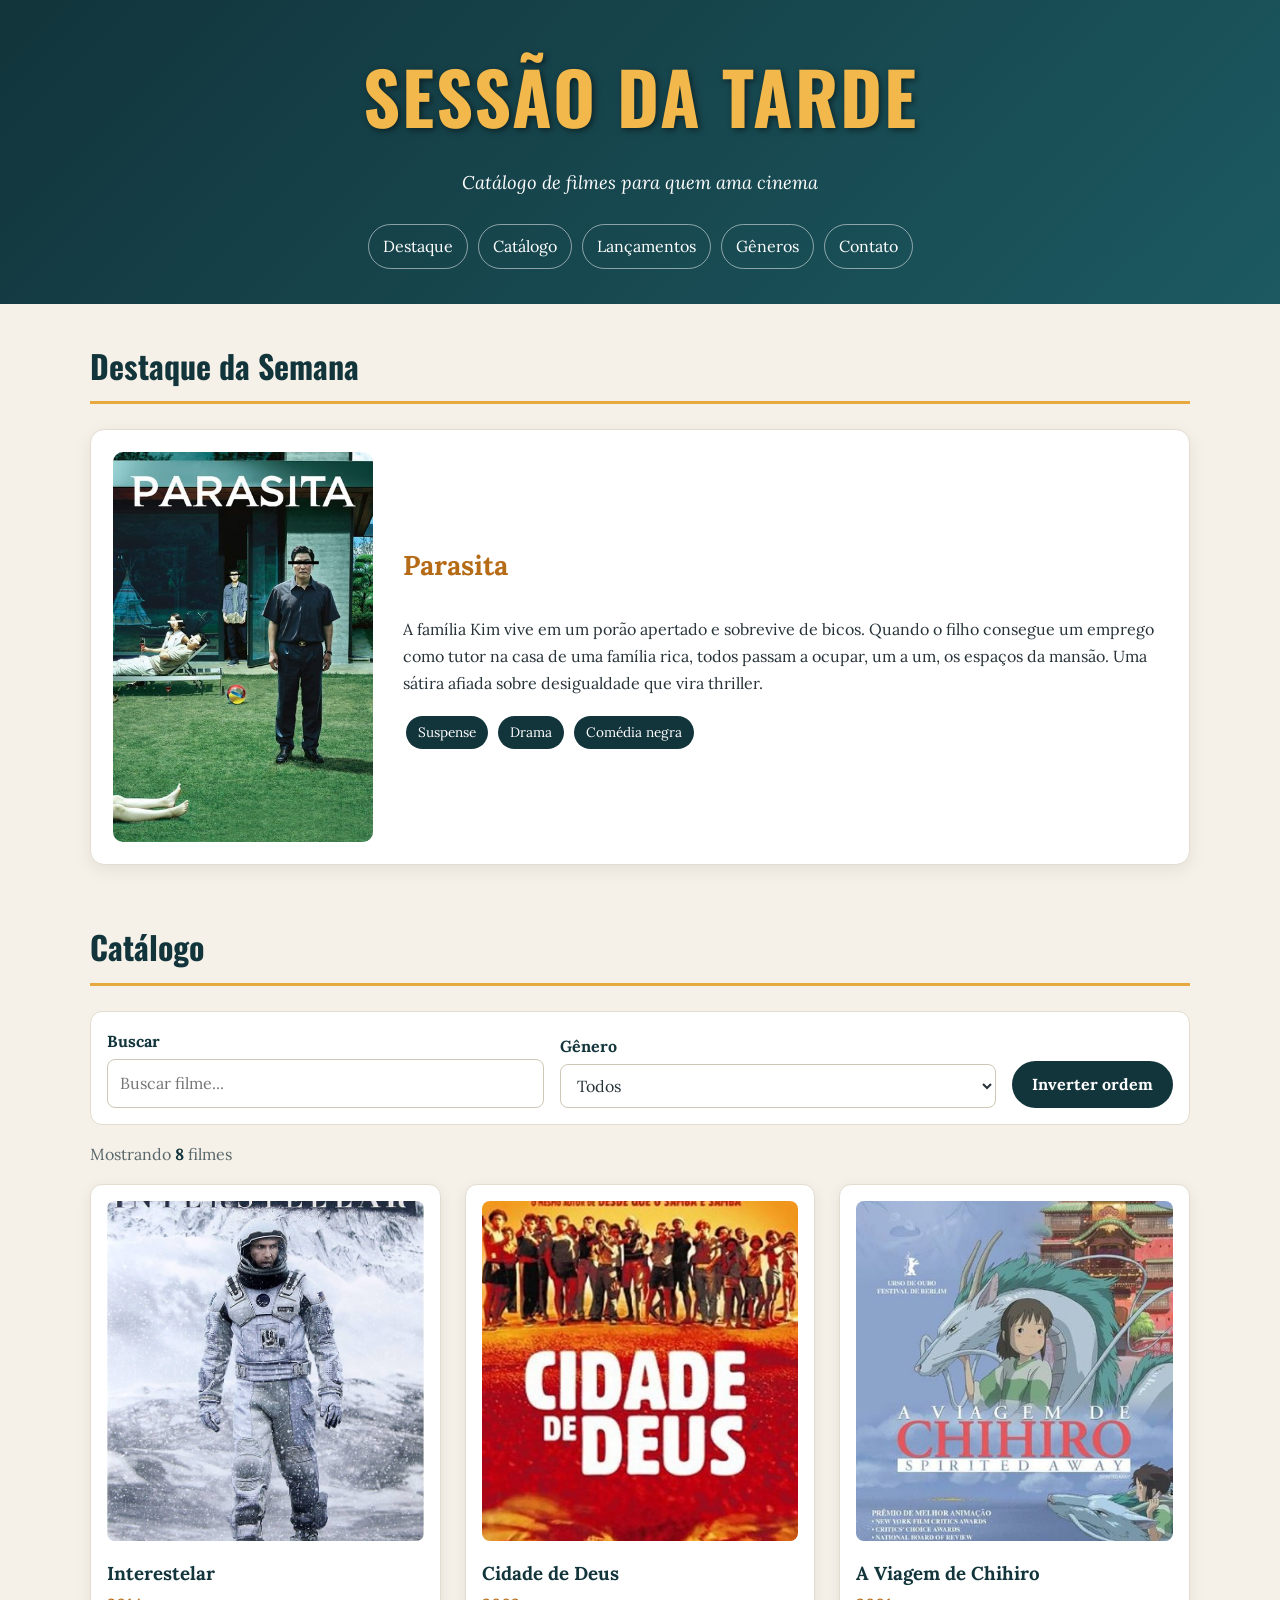
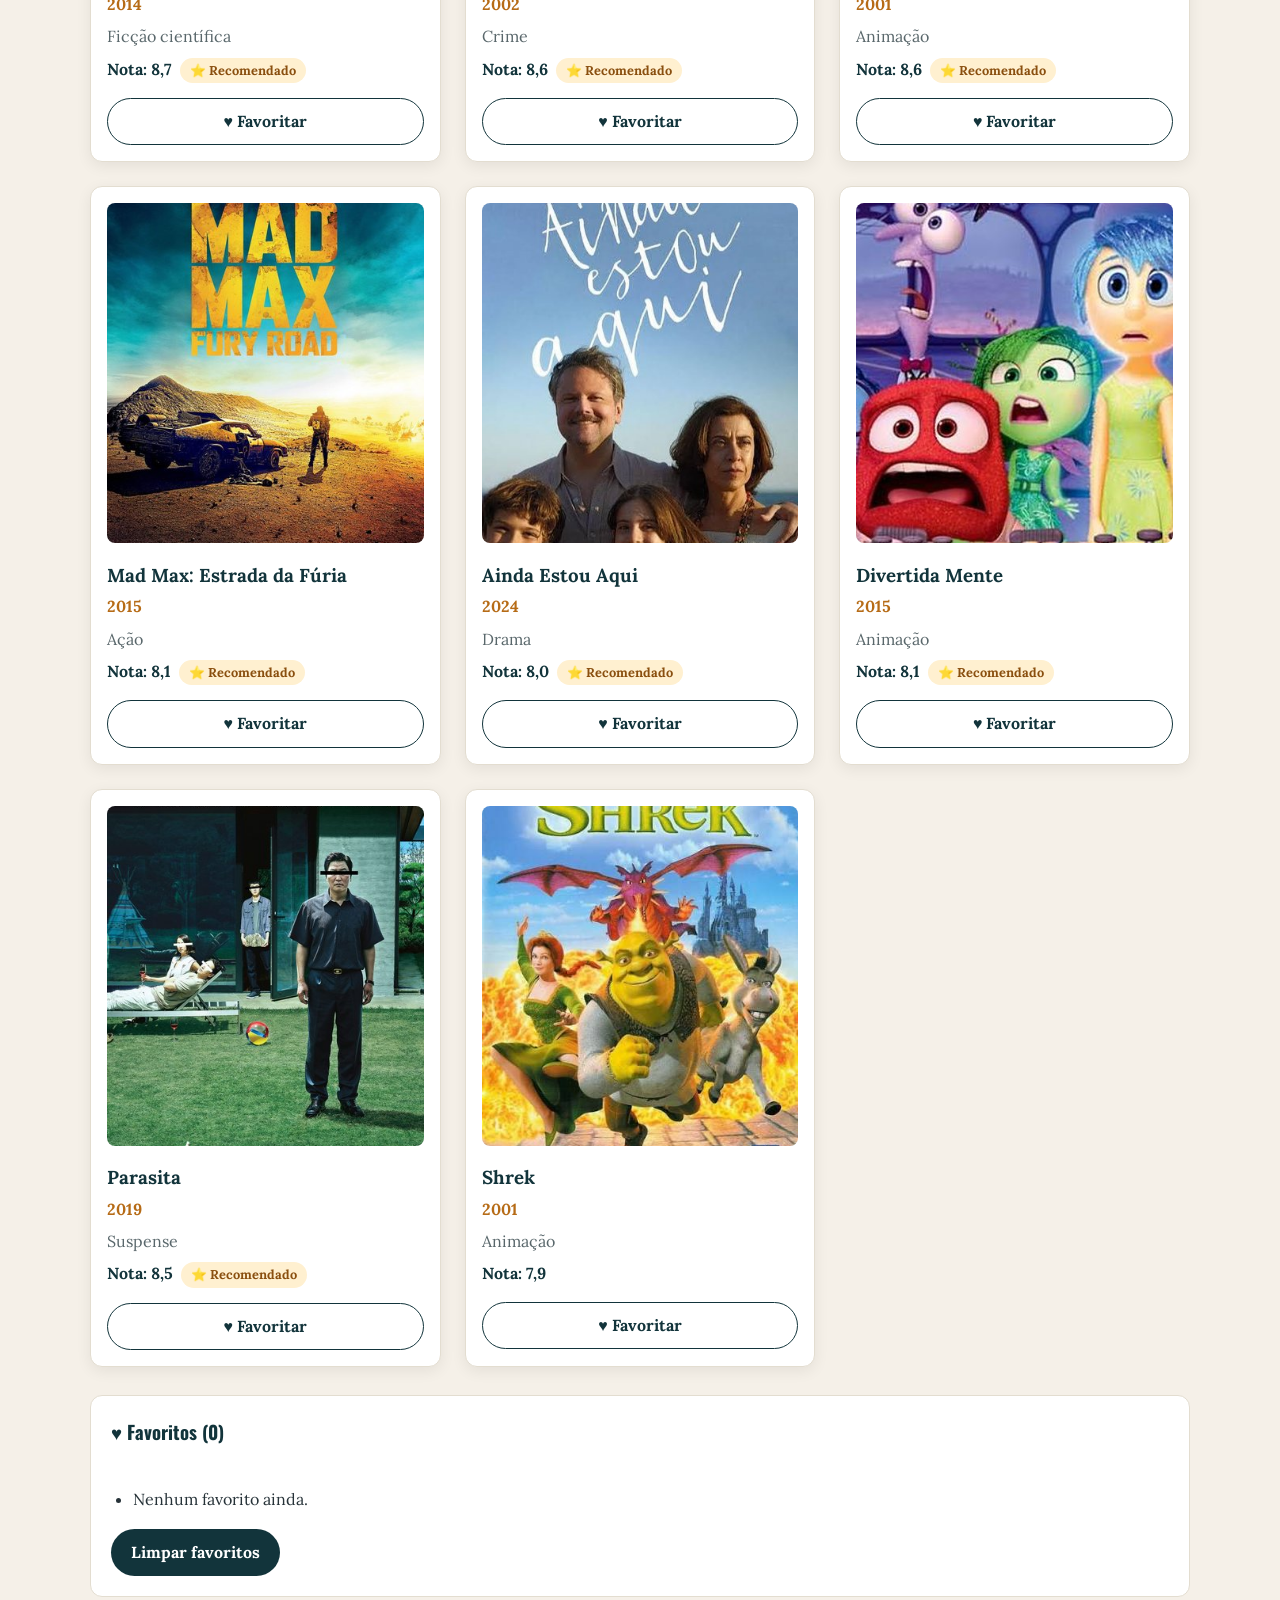
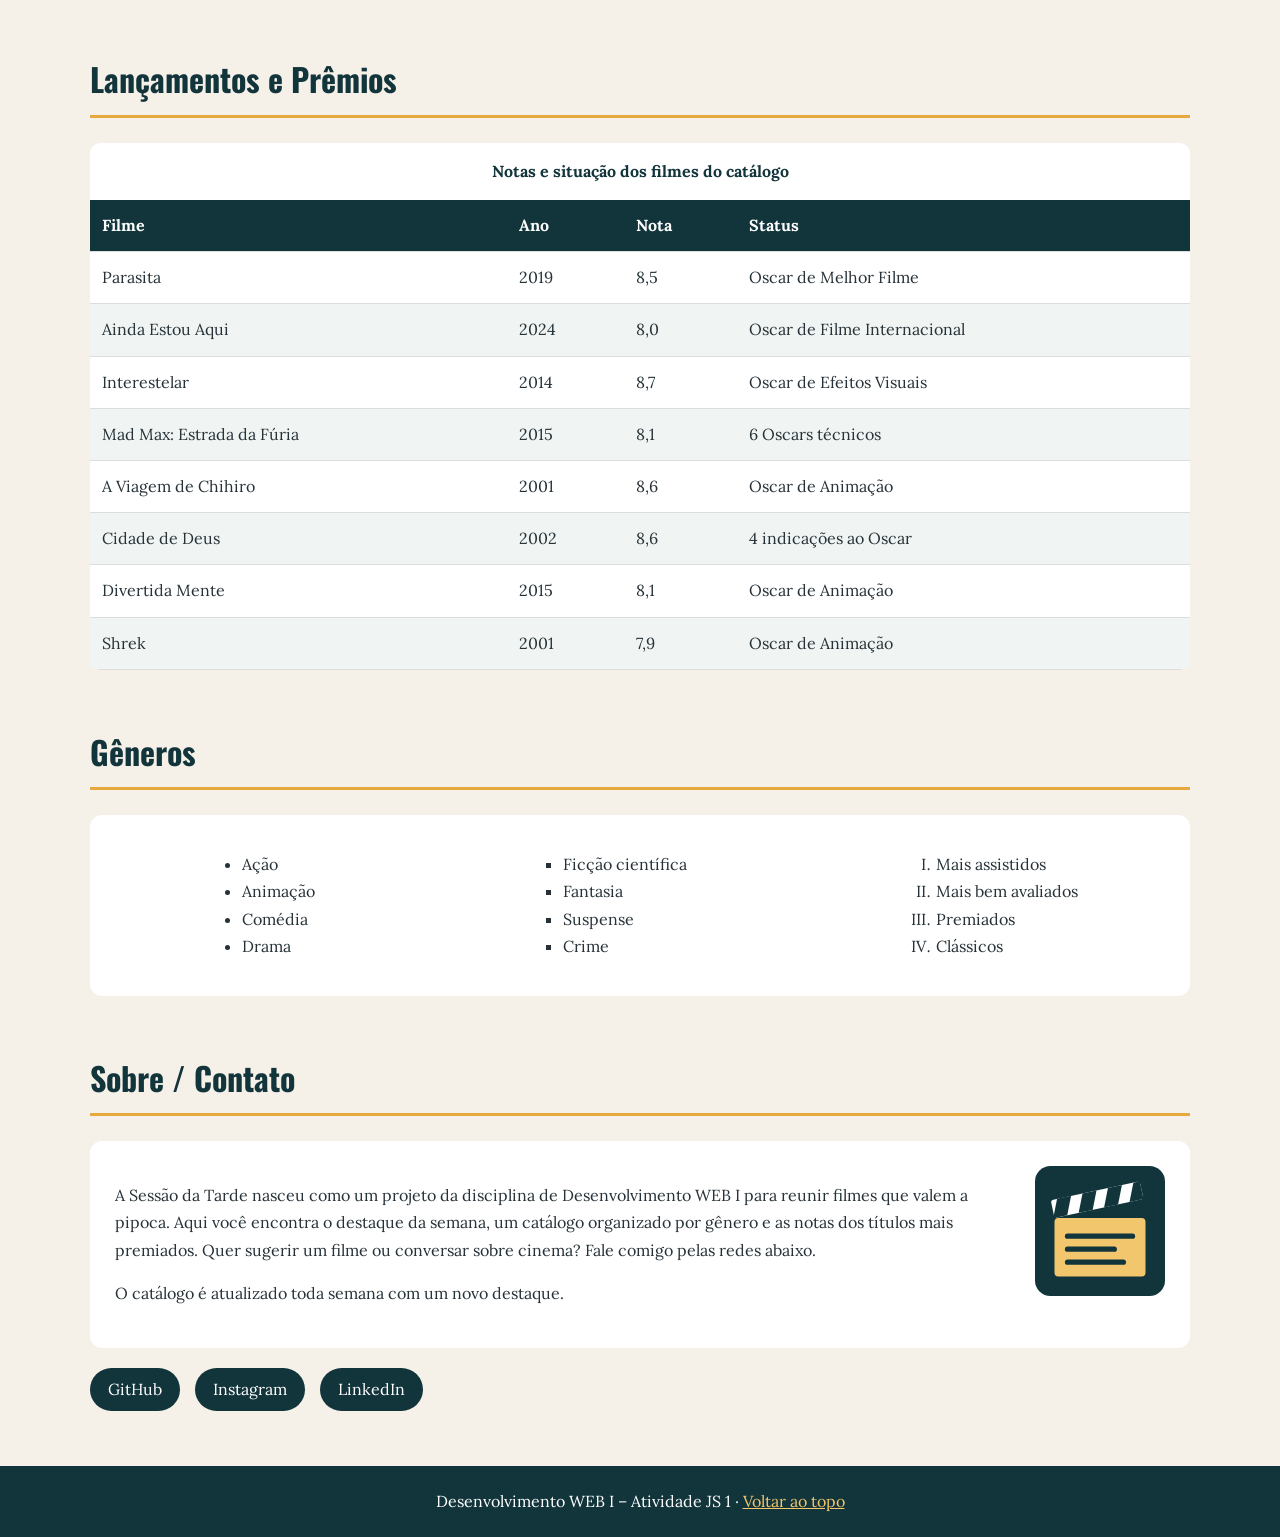
<file: JS1/index.html>
<!DOCTYPE html>
<html lang="pt-BR">
<head>
  <meta charset="UTF-8">
  <meta name="viewport" content="width=device-width, initial-scale=1">
  <title>Sessão da Tarde – Catálogo de Filmes</title>
  <link rel="preconnect" href="https://fonts.googleapis.com">
  <link rel="preconnect" href="https://fonts.gstatic.com" crossorigin>
  <link href="https://fonts.googleapis.com/css2?family=Oswald:wght@500;700&family=Lora:ital,wght@0,400;0,700;1,400&display=swap" rel="stylesheet">
  <link rel="stylesheet" href="style.css">
</head>
<body>

  <!-- ===== A. CABEÇALHO ===== -->
  <header id="topo">
    <h1>Sessão da Tarde</h1>
    <h2>Catálogo de filmes para quem ama cinema</h2>

    <!-- ===== E. MENU DE NAVEGAÇÃO (links âncora) ===== -->
    <nav>
      <a href="#destaque">Destaque</a>
      <a href="#secao-catalogo">Catálogo</a>
      <a href="#lancamentos">Lançamentos</a>
      <a href="#generos">Gêneros</a>
      <a href="#contato">Contato</a>
    </nav>
  </header>

  <main>

    <!-- ===== B. DESTAQUE DA SEMANA ===== -->
    <section id="destaque">
      <h2 class="titulo-secao">Destaque da Semana</h2>
      <article class="destaque-card">
        <img src="poster-destaque.jpg" alt="Pôster do filme Parasita">
        <div class="destaque-texto">
          <h3>Parasita</h3>
          <p>
            A família Kim vive em um porão apertado e sobrevive de bicos. Quando o filho
            consegue um emprego como tutor na casa de uma família rica, todos passam a
            ocupar, um a um, os espaços da mansão. Uma sátira afiada sobre desigualdade
            que vira thriller.
          </p>
          <ul class="lista-generos-destaque">
            <li>Suspense</li>
            <li>Drama</li>
            <li>Comédia negra</li>
          </ul>
        </div>
      </article>
    </section>

    <!-- ===== C. CATÁLOGO (cards gerados pelo JavaScript) ===== -->
    <section id="secao-catalogo">
      <h2 class="titulo-secao" id="titulo-catalogo">Catálogo</h2>

      <!-- D, E, F. busca, filtro por gênero e inverter ordem -->
      <div class="controles">
        <div class="campo">
          <label for="busca">Buscar</label>
          <input type="text" id="busca" placeholder="Buscar filme...">
        </div>
        <div class="campo">
          <label for="filtro-genero">Gênero</label>
          <select id="filtro-genero">
            <option value="Todos">Todos</option>
          </select>
        </div>
        <button type="button" id="btn-inverter">Inverter ordem</button>
      </div>

      <p class="resumo">Mostrando <span id="contador">0</span> filmes</p>

      <!-- os cards são criados pela função mostrarFilmes() do script.js -->
      <section id="catalogo" class="grade"></section>

      <!-- G. favoritos -->
      <aside class="favoritos">
        <h3>♥ Favoritos (<span id="contador-favoritos">0</span>)</h3>
        <p id="aviso-favoritos" class="aviso"></p>
        <ul id="lista-favoritos"></ul>
        <button type="button" id="btn-limpar-favoritos">Limpar favoritos</button>
      </aside>
    </section>

    <!-- ===== D. TABELA DE LANÇAMENTOS / PRÊMIOS ===== -->
    <section id="lancamentos">
      <h2 class="titulo-secao">Lançamentos e Prêmios</h2>
      <div class="tabela-wrapper">
        <table>
          <caption>Notas e situação dos filmes do catálogo</caption>
          <thead>
            <tr>
              <th>Filme</th>
              <th>Ano</th>
              <th>Nota</th>
              <th>Status</th>
            </tr>
          </thead>
          <tbody>
            <tr><td>Parasita</td><td>2019</td><td>8,5</td><td>Oscar de Melhor Filme</td></tr>
            <tr><td>Ainda Estou Aqui</td><td>2024</td><td>8,0</td><td>Oscar de Filme Internacional</td></tr>
            <tr><td>Interestelar</td><td>2014</td><td>8,7</td><td>Oscar de Efeitos Visuais</td></tr>
            <tr><td>Mad Max: Estrada da Fúria</td><td>2015</td><td>8,1</td><td>6 Oscars técnicos</td></tr>
            <tr><td>A Viagem de Chihiro</td><td>2001</td><td>8,6</td><td>Oscar de Animação</td></tr>
            <tr><td>Cidade de Deus</td><td>2002</td><td>8,6</td><td>4 indicações ao Oscar</td></tr>
            <tr><td>Divertida Mente</td><td>2015</td><td>8,1</td><td>Oscar de Animação</td></tr>
            <tr><td>Shrek</td><td>2001</td><td>7,9</td><td>Oscar de Animação</td></tr>
          </tbody>
        </table>
      </div>
    </section>

    <!-- ===== E. LISTA DE GÊNEROS ===== -->
    <section id="generos">
      <h2 class="titulo-secao">Gêneros</h2>
      <div class="listas">
        <ul class="generos-disco">
          <li>Ação</li>
          <li>Animação</li>
          <li>Comédia</li>
          <li>Drama</li>
        </ul>
        <ul class="generos-quadrado">
          <li>Ficção científica</li>
          <li>Fantasia</li>
          <li>Suspense</li>
          <li>Crime</li>
        </ul>
        <ol class="generos-romano">
          <li>Mais assistidos</li>
          <li>Mais bem avaliados</li>
          <li>Premiados</li>
          <li>Clássicos</li>
        </ol>
      </div>
    </section>

    <!-- ===== F. SOBRE / CONTATO ===== -->
    <section id="contato">
      <h2 class="titulo-secao">Sobre / Contato</h2>
      <div class="sobre">
        <img class="foto-sobre" src="sobre.svg" alt="Ícone do catálogo">
        <p>
          A Sessão da Tarde nasceu como um projeto da disciplina de Desenvolvimento WEB I
          para reunir filmes que valem a pipoca. Aqui você encontra o destaque da semana,
          um catálogo organizado por gênero e as notas dos títulos mais premiados. Quer sugerir um filme ou conversar sobre cinema? Fale comigo pelas redes abaixo.
        </p>
        <p>
          O catálogo é atualizado toda semana com um novo destaque.
        </p>
      </div>

      <ul class="redes">
        <li><a href="https://github.com/" target="_blank" rel="noopener">GitHub</a></li>
        <li><a href="https://www.instagram.com/" target="_blank" rel="noopener">Instagram</a></li>
        <li><a href="https://www.linkedin.com/" target="_blank" rel="noopener">LinkedIn</a></li>
      </ul>
    </section>

  </main>

  <footer>
    <p>Desenvolvimento WEB I – Atividade JS 1 · <a href="#topo">Voltar ao topo</a></p>
  </footer>

  <script src="script.js"></script>
</body>
    </html>
</file>
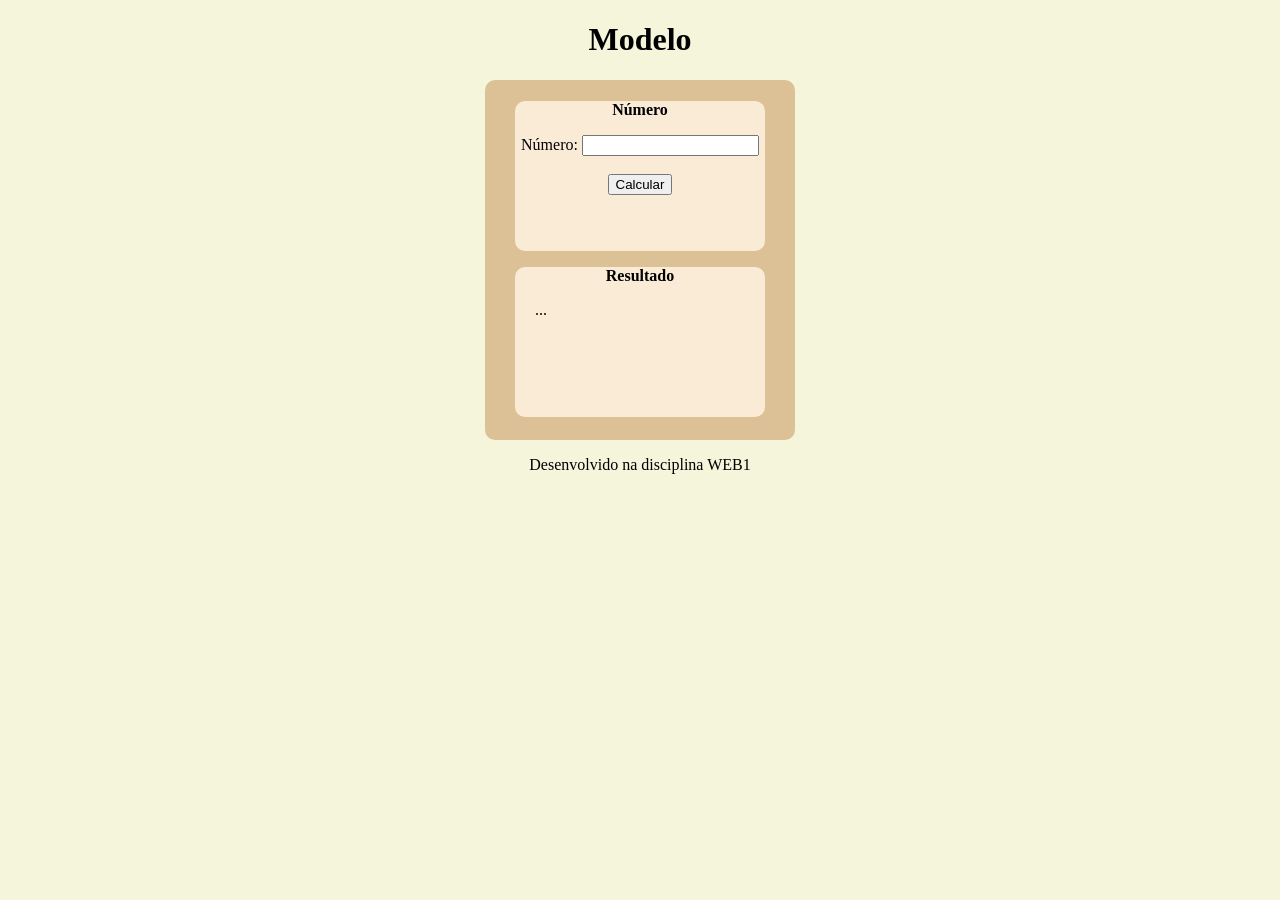
<file: Modelo/Index.html>
<!DOCTYPE html>
<html lang="pt-BR">
<head>
    <meta charset="UTF-8">
    <meta name="viewport" content="width=device-width, initial-scale=1.0">
    <title>Modelo</title>
    <link rel="stylesheet" href="estilo.css">
</head>
<body>
    <header>
        <h1>Modelo</h1>
    </header>
    <section>
        <div>
            <p><strong>Número</strong></p>
            Número: <input type="number" id="num1">
            <br><br>
            <button onclick="calcular()">Calcular</button>
        </div>
        <div>
            <p><strong>Resultado</strong></p>
            <p id="txtResultado">...</p>
        </div>
    </section>
    <footer>
        <p id="txtRodape">Desenvolvido na disciplina WEB1</p>
    </footer>

    <script src="interacao.js"></script>
</body>
</html>
</file>
<file: CSS1/style.css>
/* ===== CONFIGURAÇÕES GERAIS ===== */
* {
  box-sizing: border-box; /* padding e borda entram no cálculo da largura */
}

body {
  margin: 0;                          /* remove a margem padrão do navegador */
  font-family: Arial, sans-serif;     /* fonte padrão da página */
  font-size: 16px;
  line-height: 1.6;
  background-color: #f4f6f8;
  color: #222222;
}

/* ===== CABEÇALHO E RODAPÉ ===== */
header,
footer {
  background-color: #1f3a5f;
  color: #ffffff;
  text-align: center;
  padding: 20px;
}

header h1 {
  margin: 0;
  font-size: 2.2rem;
}

/* ===== ÁREA PRINCIPAL ===== */
main {
  width: 90%;          /* largura em porcentagem */
  max-width: 900px;    /* limite máximo em pixels */
  margin: 25px auto;   /* auto centraliza horizontalmente */
}

.secao {
  background-color: #ffffff;
  border: 1px solid #d0d7de;
  border-radius: 8px;
  padding: 20px;
  margin-bottom: 25px;
}

h2 {
  color: #1f3a5f;
  border-bottom: 2px solid #e5a93d;
  padding-bottom: 6px;
}

/* ===== TIPOS DE ESTILO ===== */
.estilo-externo {
  color: #6a1b9a;
  font-style: italic;
}

/* ===== CORES, BORDAS E ESPAÇAMENTOS ===== */
.fundo-cor {
  background-color: #e8f1ff; /* cor de fundo da seção */
}

.caixa {
  background-color: #ffffff;
  border: 3px solid #1f3a5f; /* borda sólida */
  padding: 15px;             /* espaço interno */
  margin: 15px 0;            /* espaço externo */
}

.caixa-tracejada {
  border: 3px dashed #e5a93d; /* borda tracejada */
  border-radius: 15px;        /* cantos arredondados */
}

/* ===== BACKGROUND COM IMAGEM ===== */
.fundo-imagem {
  /* imagem de fundo (padrão de bolinhas) embutida no próprio CSS */
  background-image: url("data:image/svg+xml,%3Csvg xmlns='http://www.w3.org/2000/svg' width='20' height='20'%3E%3Ccircle cx='10' cy='10' r='3' fill='%231f3a5f' fill-opacity='0.25'/%3E%3C/svg%3E");
  background-repeat: repeat;
  background-color: #fff7e0;
}

/* ===== TEXTOS E FONTES ===== */
.texto-serifa {
  font-family: Georgia, serif;
  font-size: 18px;
  color: #8b2e16;
}

.texto-sem-serifa {
  font-family: Arial, sans-serif;
  font-weight: bold;
  color: #0b6e4f;
}

.texto-mono {
  font-family: 'Courier New', monospace;
  font-style: italic;
  color: #333399;
}

.texto-centro {
  text-align: center;
  text-transform: uppercase;
  letter-spacing: 3px;
}

.texto-direita {
  text-align: right;
  text-decoration: underline;
}

/* ===== LISTAS ===== */
.listas {
  display: flex;      /* coloca as listas lado a lado */
  flex-wrap: wrap;
  gap: 30px;
}

.lista-disco {
  list-style-type: disc;
}

.lista-quadrado {
  list-style-type: square;
}

.lista-romano {
  list-style-type: upper-roman;
}

.lista-letra {
  list-style-type: lower-alpha;
}

/* ===== TABELAS ===== */
.tabela {
  width: 100%;
  border-collapse: collapse; /* junta as bordas das células */
}

.tabela caption {
  font-weight: bold;
  padding: 8px;
}

.tabela th,
.tabela td {
  border: 1px solid #999999;
  padding: 10px;
  text-align: left;
}

.tabela th {
  background-color: #1f3a5f;
  color: #ffffff;
}

.tabela tbody tr:nth-child(even) {
  background-color: #eef3f8; /* linhas pares com cor diferente */
}

.tabela tbody tr:hover {
  background-color: #fff0d0; /* destaque ao passar o mouse */
}

/* ===== LINKS ===== */
.link:link {            /* link ainda não visitado */
  color: #1c5fd1;
  text-decoration: none;
}

.link:visited {         /* link já visitado */
  color: #6a1b9a;
}

.link:hover {           /* mouse em cima */
  color: #b66b16;
  text-decoration: underline;
}

.link:active {          /* no momento do clique */
  color: #d32f2f;
}

/* ===== DISPLAY E VISIBILITY ===== */
.caixa-display {
  display: inline;        /* fica na mesma linha, sem largura própria */
  background-color: #ffd54f;
  padding: 5px;
}

.bloco-display {
  display: block;         /* ocupa a linha inteira */
  background-color: #90caf9;
  padding: 8px;
  margin: 5px 0;
}

.inline-bloco {
  display: inline-block;  /* na mesma linha, mas aceita largura e altura */
  width: 150px;
  background-color: #a5d6a7;
  padding: 8px;
  margin: 5px;
}

.oculto-display {
  display: none;          /* some e NÃO ocupa espaço */
}

.oculto-visibility {
  visibility: hidden;     /* some, mas CONTINUA ocupando espaço */
}

/* ===== UNIDADES DE MEDIDA ===== */
.unidade {
  background-color: #cfd8dc;
  border: 1px solid #607d8b;
  padding: 10px;
  margin-bottom: 10px;
}

.u-px {
  width: 300px;      /* pixels: tamanho fixo */
}

.u-porcento {
  width: 50%;        /* porcentagem do elemento pai */
}

.u-em {
  width: 20em;       /* relativa ao tamanho da fonte do elemento */
  max-width: 100%;   /* evita estourar a tela do celular */
}

.u-rem {
  width: 20rem;      /* relativa ao tamanho da fonte da página (html) */
  max-width: 100%;
}

.u-vw {
  width: 60vw;       /* 60% da largura da janela */
}

.u-vh {
  height: 15vh;      /* 15% da altura da janela */
}

/* ===== RESPONSIVIDADE (CELULAR) ===== */
@media (max-width: 600px) {
  header h1 {
    font-size: 1.7rem;
  }

  .listas {
    flex-direction: column;
    gap: 5px;
  }
}
</file>
<file: CSS2/style.css>
@charset "utf-8";

/* ==========================================================
   ATIVIDADE CSS BÁSICO – Desenvolvimento WEB I
   ESTILO EXTERNO (arquivo vinculado ao HTML com <link>)
   ========================================================== */

/* ---------- MÓDULO 04: BASE E ESTRUTURA ---------- */

/* Seletor universal: o tamanho da caixa inclui padding e borda */
* {
  box-sizing: border-box;
}

body {
  margin: 0;
  font-family: Arial, sans-serif;
  font-size: 16px;
  line-height: 1.6;
  background-color: #f4f6f8;
  color: #222222;
}

/* Seletor agrupado: cabeçalho e rodapé compartilham o mesmo estilo */
header,
footer {
  background-color: #1f3a5f;
  color: #ffffff;
  text-align: center;
  padding: 20px;
}

header h1 {
  margin: 0;
  font-size: 2.2rem;
}

main {
  width: 90%;
  max-width: 900px;
  margin: 25px auto;
}

/* Cartão usado em todas as seções */
.secao {
  background-color: #ffffff;
  border: 1px solid #d0d7de;
  border-radius: 8px;
  padding: 20px;
  margin-bottom: 25px;
}

h2 {
  color: #1f3a5f;
  border-bottom: 2px solid #e5a93d;
  padding-bottom: 6px;
}

/* Estilo externo (comparado com inline e interno) */
.estilo-externo {
  color: #6a1b9a;
  font-style: italic;
}

/* ---------- MÓDULO 05: CORES, BACKGROUND, BORDAS, ESPAÇAMENTO ---------- */

.fundo-cor {
  background-color: #e8f1ff;
}

/* Caixa: borda sólida, padding (interno) e margin (externo) */
.caixa {
  background-color: #ffffff;
  border: 3px solid #1f3a5f;
  padding: 15px;
  margin: 15px 0;
}

/* Variação: borda tracejada e cantos arredondados */
.caixa-tracejada {
  border: 3px dashed #e5a93d;
  border-radius: 15px;
}

/* Background com imagem (SVG de bolinhas repetido) */
.fundo-imagem {
  background-image: url("data:image/svg+xml,%3Csvg xmlns='http://www.w3.org/2000/svg' width='20' height='20'%3E%3Ccircle cx='10' cy='10' r='3' fill='%231f3a5f' fill-opacity='0.25'/%3E%3C/svg%3E");
  background-repeat: repeat;
  background-color: #fff7e0;
}

/* ---------- MÓDULO 06: TEXTOS E FONTES ---------- */

.texto-serifa {
  font-family: Georgia, serif;
  font-size: 18px;
  color: #8b2e16;
}

.texto-sem-serifa {
  font-family: Arial, sans-serif;
  font-weight: bold;
  color: #0b6e4f;
}

.texto-mono {
  font-family: "Courier New", monospace;
  font-style: italic;
  color: #333399;
}

.texto-centro {
  text-align: center;
  text-transform: uppercase;
  letter-spacing: 3px;
}

.texto-direita {
  text-align: right;
  text-decoration: underline;
}

/* ---------- MÓDULO 07: LISTAS ---------- */

.listas {
  display: flex;
  flex-wrap: wrap;
  gap: 30px;
}

.lista-disco    { list-style-type: disc; }
.lista-quadrado { list-style-type: square; }
.lista-romano   { list-style-type: upper-roman; }
.lista-letra    { list-style-type: lower-alpha; }

/* ---------- MÓDULO 07: TABELAS ---------- */

.tabela {
  width: 100%;
  border-collapse: collapse;
}

.tabela caption {
  font-weight: bold;
  padding: 8px;
}

.tabela th,
.tabela td {
  border: 1px solid #999999;
  padding: 10px;
  text-align: left;
}

.tabela th {
  background-color: #1f3a5f;
  color: #ffffff;
}

/* Linhas pares com cor diferente (zebrado) */
.tabela tbody tr:nth-child(even) {
  background-color: #eef3f8;
}

/* Destaque ao passar o mouse na linha */
.tabela tbody tr:hover {
  background-color: #fff0d0;
}

/* ---------- MÓDULO 07: LINKS (ordem: link, visited, hover, active) ---------- */

.link:link {
  color: #1c5fd1;
  text-decoration: none;
}

.link:visited {
  color: #6a1b9a;
}

.link:hover {
  color: #b66b16;
  text-decoration: underline;
}

.link:active {
  color: #d32f2f;
}

/* ---------- MÓDULO 07: DISPLAY E VISIBILITY ---------- */

.caixa-display {
  display: inline;
  background-color: #ffd54f;
  padding: 5px;
}

.bloco-display {
  display: block;
  background-color: #90caf9;
  padding: 8px;
  margin: 5px 0;
}

.inline-bloco {
  display: inline-block;
  width: 150px;
  background-color: #a5d6a7;
  padding: 8px;
  margin: 5px;
}

/* display: none remove o elemento e o espaço dele */
.oculto-display {
  display: none;
}

/* visibility: hidden esconde, mas mantém o espaço */
.oculto-visibility {
  visibility: hidden;
}

/* ---------- MÓDULO 07: UNIDADES DE MEDIDA ---------- */

.unidade {
  background-color: #cfd8dc;
  border: 1px solid #607d8b;
  padding: 10px;
  margin-bottom: 10px;
}

.u-px     { width: 300px; max-width: 100%; }  /* pixels: tamanho fixo */
.u-porcento { width: 50%; }                   /* % do elemento pai */
.u-em     { width: 20em; max-width: 100%; }   /* relativa à fonte do elemento */
.u-rem    { width: 20rem; max-width: 100%; }  /* relativa à fonte da página */
.u-vw     { width: 60vw; }                    /* % da largura da tela */
.u-vh     { height: 15vh; }                   /* % da altura da tela */

/* ---------- RESPONSIVO ---------- */

@media (max-width: 600px) {
  header h1 {
    font-size: 1.7rem;
  }

  .listas {
    flex-direction: column;
    gap: 5px;
  }
}
</file>
<file: Css3/style.css>
/* ===== CONFIGURAÇÕES GERAIS ===== */
* {
  box-sizing: border-box;
}

html {
  scroll-behavior: smooth;
}

body {
  margin: 0;
  background-color: #f5f0e8;
  color: #263238;
  font-family: 'Lora', Georgia, serif;
  line-height: 1.7;
}

img {
  max-width: 100%;
  display: block;
}

/* ===== CABEÇALHO ===== */
header {
  background: linear-gradient(135deg, #12343b, #1c5961);
  color: #ffffff;
  padding: 35px 7%;
  text-align: center;
}

header h1 {
  margin: 0;
  font-family: 'Oswald', sans-serif;
  font-size: clamp(2.5rem, 6vw, 4.5rem);
  text-transform: uppercase;
  letter-spacing: 2px;
}

header h2 {
  margin: 10px 0 25px;
  font-weight: normal;
  font-size: 1.15rem;
}

/* ===== MENU ===== */
nav {
  display: flex;
  justify-content: center;
  flex-wrap: wrap;
  gap: 10px;
}

nav a {
  color: #ffffff;
  text-decoration: none;
  padding: 8px 14px;
  border: 1px solid #ffffff80;
  border-radius: 25px;
  transition: 0.3s;
}

nav a:hover {
  background-color: #f2b84b;
  color: #12343b;
}

/* ===== CONTEÚDO ===== */
main {
  width: min(1100px, 92%);
  margin: 35px auto;
}

section {
  margin-bottom: 55px;
  scroll-margin-top: 20px;
}

.titulo-secao {
  color: #12343b;
  font-family: 'Oswald', sans-serif;
  font-size: 2rem;
  border-bottom: 3px solid #e5a93d;
  padding-bottom: 8px;
  margin-bottom: 25px;
}/* ===== DESTAQUE DA SEMANA ===== */
.destaque-card {
  display: flex;
  align-items: center;
  gap: 30px;
  background-color: #ffffff;
  padding: 22px;
  border-radius: 14px;
  box-shadow: 0 5px 18px #00000012;
}

.destaque-card > img {
  width: 260px;
  max-height: 390px;
  object-fit: cover;
  border-radius: 10px;
}

.destaque-texto {
  flex: 1;
}

.destaque-texto h3 {
  color: #b66b16;
  font-size: 1.7rem;
  margin-top: 0;
}

.lista-generos-destaque {
  list-style: none;
  padding: 0;
  margin: 15px 0 0;
}

.lista-generos-destaque li {
  display: inline-block;
  background-color: #12343b;
  color: #ffffff;
  padding: 5px 12px;
  margin: 3px;
  border-radius: 20px;
  font-size: 0.85rem;
}/* ===== GRADE DE FILMES ===== */
.grade {
  display: grid;
  grid-template-columns: repeat(3, minmax(0, 1fr));
  gap: 24px;
}

.card {
  background-color: #ffffff;
  padding: 16px;
  border-radius: 12px;
  box-shadow: 0 4px 15px #00000012;
  transition: transform 0.2s, box-shadow 0.2s;
  overflow: hidden;
}

.card:hover {
  transform: translateY(-5px);
  box-shadow: 0 8px 22px #00000020;
}

.card img {
  width: 100%;
  height: 340px;
  object-fit: cover;
  border-radius: 8px;
}

.card h3 {
  margin-bottom: 5px;
  line-height: 1.4;
}

.card h3 a {
  color: #12343b;
  text-decoration: none;
}

.card h3 a:hover {
  color: #b66b16;
}

.ano {
  color: #b66b16;
  font-weight: bold;
  margin: 5px 0;
}

.genero {
  color: #59676b;
  margin: 5px 0;
}

.detalhe {
  color: #1c5961;
  font-weight: bold;
  border-top: 1px solid #dddddd;
  padding-top: 10px;
}/* ===== TABELA ===== */
.tabela-wrapper {
  width: 100%;
  overflow-x: auto;
  background: #ffffff;
  border-radius: 10px;
}

table {
  width: 100%;
  border-collapse: collapse;
  min-width: 550px;
}

caption {
  padding: 15px;
  font-weight: bold;
  color: #12343b;
}

th,
td {
  padding: 12px;
  text-align: left;
  border-bottom: 1px solid #dddddd;
}

th {
  background-color: #12343b;
  color: #ffffff;
}

tbody tr:nth-child(even) {
  background-color: #f0f5f3;
}

tbody tr:hover {
  background-color: #fff0d0;
}

/* ===== LISTAS DE GÊNEROS ===== */
.listas {
  display: flex;
  justify-content: space-around;
  flex-wrap: wrap;
  gap: 25px;
  background-color: #ffffff;
  padding: 20px;
  border-radius: 12px;
}

.generos-disco {
  list-style-type: disc;
}

.generos-quadrado {
  list-style-type: square;
}

.generos-romano {
  list-style-type: upper-roman;
}/* ===== SOBRE E CONTATO ===== */
.sobre {
  background-color: #ffffff;
  padding: 25px;
  border-radius: 12px;
  overflow: auto;
}

.foto-sobre {
  float: right;
  width: 130px;
  margin: 0 0 15px 20px;
}

.redes {
  display: flex;
  flex-wrap: wrap;
  gap: 15px;
  list-style: none;
  padding: 0;
  margin-top: 20px;
}

.redes a {
  display: inline-block;
  background-color: #12343b;
  color: #ffffff;
  padding: 8px 18px;
  border-radius: 25px;
  text-decoration: none;
}

.redes a:hover {
  background-color: #e5a93d;
  color: #12343b;
}

/* ===== RODAPÉ ===== */
footer {
  background-color: #12343b;
  color: #ffffff;
  text-align: center;
  padding: 22px;
}

footer p {
  margin: 0;
}

footer a {
  color: #f2c66d;
}/* ===== CELULAR E TABLET ===== */
@media (max-width: 800px) {
  .grade {
    grid-template-columns: repeat(2, minmax(0, 1fr));
  }

  .destaque-card {
    align-items: flex-start;
    gap: 18px;
  }

  .destaque-card > img {
    width: 40%;
  }

  .card img {
    height: 280px;
  }
}

@media (max-width: 550px) {
  header {
    padding: 28px 5%;
  }

  nav {
    gap: 7px;
  }

  nav a {
    padding: 6px 10px;
    font-size: 0.9rem;
  }

  main {
    width: 92%;
    margin: 25px auto;
  }

  .titulo-secao {
    font-size: 1.65rem;
  }

  .destaque-card {
    flex-direction: column;
  }

  .destaque-card > img {
    width: 100%;
    max-height: 450px;
    object-fit: contain;
  }

  .grade {
    grid-template-columns: 1fr;
  }

  .card img {
    height: auto;
    max-height: 480px;
    object-fit: contain;
  }

  .listas {
    flex-direction: column;
    gap: 5px;
  }

  .foto-sobre {
    width: 100px;
  }
}
/* ===== AJUSTES DO ROTEIRO ===== */
header h1 {
  color: rgb(242, 184, 75);
  text-shadow: 2px 2px 6px rgba(0, 0, 0, 0.5);
}

header h2 {
  font-style: italic;
}

.card {
  border: 1px solid #e3ddd0;
}

.destaque-card {
  border: 1px solid #e3ddd0;
  margin-bottom: 20px;
}

.redes a:focus {
  background-color: #e5a93d;
  color: #12343b;
  outline: 2px solid #12343b;
}
/* ===== IMPRESSÃO: manter as cores de fundo ===== */
* {
  -webkit-print-color-adjust: exact;
  print-color-adjust: exact;
}
</file>
<file: JS02/estilo.css>
body {
    background-color: beige;
}

h1 {
    text-align: center;
}

section {
    background-color: rgb(221, 193, 150);
    width: 300px;
    height: 350px;
    padding: 5px;
    margin: auto;
    border-radius: 10px;
}

 div {
    background-color: antiquewhite;
    text-align: center;
    border-radius: 10px;
    height: 150px;
    width: 250px;
    margin: auto;
}

p#txtRodape {
    text-align: center;
}

p#txtResultado {
    text-align: left;
    padding-left: 20px;
}
</file>
<file: JS1/style.css>
/* ===== CONFIGURAÇÕES GERAIS ===== */
* {
  box-sizing: border-box;
}

html {
  scroll-behavior: smooth;
}

body {
  margin: 0;
  background-color: #f5f0e8;
  color: #263238;
  font-family: 'Lora', Georgia, serif;
  line-height: 1.7;
}

img {
  max-width: 100%;
  display: block;
}

/* ===== CABEÇALHO ===== */
header {
  background-color: #12343b;
  background-image: linear-gradient(135deg, #12343b, #1c5961);
  color: #ffffff;
  padding: 35px 7%;
  text-align: center;
}

header h1 {
  margin: 0;
  font-family: 'Oswald', sans-serif;
  font-size: clamp(2.5rem, 6vw, 4.5rem);
  text-transform: uppercase;
  letter-spacing: 2px;
}

header h2 {
  margin: 10px 0 25px;
  font-weight: normal;
  font-size: 1.15rem;
}

/* ===== MENU ===== */
nav {
  display: flex;
  justify-content: center;
  flex-wrap: wrap;
  gap: 10px;
}

nav a {
  color: #ffffff;
  text-decoration: none;
  padding: 8px 14px;
  border: 1px solid #ffffff80;
  border-radius: 25px;
  transition: 0.3s;
}

nav a:hover {
  background-color: #f2b84b;
  color: #12343b;
}

/* ===== CONTEÚDO ===== */
main {
  width: min(1100px, 92%);
  margin: 35px auto;
}

section {
  margin-bottom: 55px;
  scroll-margin-top: 20px;
}

.titulo-secao {
  color: #12343b;
  font-family: 'Oswald', sans-serif;
  font-size: 2rem;
  border-bottom: 3px solid #e5a93d;
  padding-bottom: 8px;
  margin-bottom: 25px;
}/* ===== DESTAQUE DA SEMANA ===== */
.destaque-card {
  display: flex;
  align-items: center;
  gap: 30px;
  background-color: #ffffff;
  padding: 22px;
  border-radius: 14px;
  box-shadow: 0 5px 18px #00000012;
}

.destaque-card > img {
  width: 260px;
  max-height: 390px;
  object-fit: cover;
  border-radius: 10px;
}

.destaque-texto {
  flex: 1;
}

.destaque-texto h3 {
  color: #b66b16;
  font-size: 1.7rem;
  margin-top: 0;
}

.lista-generos-destaque {
  list-style: none;
  padding: 0;
  margin: 15px 0 0;
}

.lista-generos-destaque li {
  display: inline-block;
  background-color: #12343b;
  color: #ffffff;
  padding: 5px 12px;
  margin: 3px;
  border-radius: 20px;
  font-size: 0.85rem;
}/* ===== GRADE DE FILMES ===== */
.grade {
  display: grid;
  grid-template-columns: repeat(3, minmax(0, 1fr));
  gap: 24px;
}

.card {
  background-color: #ffffff;
  padding: 16px;
  border-radius: 12px;
  box-shadow: 0 4px 15px #00000012;
  transition: transform 0.2s, box-shadow 0.2s;
  overflow: hidden;
}

.card:hover {
  transform: translateY(-5px);
  box-shadow: 0 8px 22px #00000020;
}

.card img {
  width: 100%;
  height: 340px;
  object-fit: cover;
  border-radius: 8px;
}

.card h3 {
  margin-bottom: 5px;
  line-height: 1.4;
}

.card h3 a {
  color: #12343b;
  text-decoration: none;
}

.card h3 a:hover {
  color: #b66b16;
}

.ano {
  color: #b66b16;
  font-weight: bold;
  margin: 5px 0;
}

.genero {
  color: #59676b;
  margin: 5px 0;
}

.detalhe {
  color: #1c5961;
  font-weight: bold;
  border-top: 1px solid #dddddd;
  padding-top: 10px;
}/* ===== TABELA ===== */
.tabela-wrapper {
  width: 100%;
  overflow-x: auto;
  background: #ffffff;
  border-radius: 10px;
}

table {
  width: 100%;
  border-collapse: collapse;
  min-width: 550px;
}

caption {
  padding: 15px;
  font-weight: bold;
  color: #12343b;
}

th,
td {
  padding: 12px;
  text-align: left;
  border-bottom: 1px solid #dddddd;
}

th {
  background-color: #12343b;
  color: #ffffff;
}

tbody tr:nth-child(even) {
  background-color: #f0f5f3;
}

tbody tr:hover {
  background-color: #fff0d0;
}

/* ===== LISTAS DE GÊNEROS ===== */
.listas {
  display: flex;
  justify-content: space-around;
  flex-wrap: wrap;
  gap: 25px;
  background-color: #ffffff;
  padding: 20px;
  border-radius: 12px;
}

.generos-disco {
  list-style-type: disc;
}

.generos-quadrado {
  list-style-type: square;
}

.generos-romano {
  list-style-type: upper-roman;
}/* ===== SOBRE E CONTATO ===== */
.sobre {
  background-color: #ffffff;
  padding: 25px;
  border-radius: 12px;
  overflow: auto;
}

.foto-sobre {
  float: right;
  width: 130px;
  margin: 0 0 15px 20px;
}

.redes {
  display: flex;
  flex-wrap: wrap;
  gap: 15px;
  list-style: none;
  padding: 0;
  margin-top: 20px;
}

.redes a {
  display: inline-block;
  background-color: #12343b;
  color: #ffffff;
  padding: 8px 18px;
  border-radius: 25px;
  text-decoration: none;
}

.redes a:hover {
  background-color: #e5a93d;
  color: #12343b;
}

/* ===== RODAPÉ ===== */
footer {
  background-color: #12343b;
  color: #ffffff;
  text-align: center;
  padding: 22px;
}

footer p {
  margin: 0;
}

footer a {
  color: #f2c66d;
}/* ===== CELULAR E TABLET ===== */
@media (max-width: 800px) {
  .grade {
    grid-template-columns: repeat(2, minmax(0, 1fr));
  }

  .destaque-card {
    align-items: flex-start;
    gap: 18px;
  }

  .destaque-card > img {
    width: 40%;
  }

  .card img {
    height: 280px;
  }
}

@media (max-width: 550px) {
  header {
    padding: 28px 5%;
  }

  nav {
    gap: 7px;
  }

  nav a {
    padding: 6px 10px;
    font-size: 0.9rem;
  }

  main {
    width: 92%;
    margin: 25px auto;
  }

  .titulo-secao {
    font-size: 1.65rem;
  }

  .destaque-card {
    flex-direction: column;
  }

  .destaque-card > img {
    width: 100%;
    max-height: 450px;
    object-fit: contain;
  }

  .grade {
    grid-template-columns: 1fr;
  }

  .card img {
    height: auto;
    max-height: 480px;
    object-fit: contain;
  }

  .listas {
    flex-direction: column;
    gap: 5px;
  }

  .foto-sobre {
    width: 100px;
  }
}
/* ===== AJUSTES DO ROTEIRO ===== */
header h1 {
  color: rgb(242, 184, 75);
  text-shadow: 2px 2px 6px rgba(0, 0, 0, 0.5);
}

header h2 {
  font-style: italic;
}

.card {
  border: 1px solid #e3ddd0;
}

.destaque-card {
  border: 1px solid #e3ddd0;
  margin-bottom: 20px;
}

.redes a:focus {
  background-color: #e5a93d;
  color: #12343b;
  outline: 2px solid #12343b;
}
/* ===== IMPRESSÃO: manter as cores de fundo ===== */
* {
  -webkit-print-color-adjust: exact;
  print-color-adjust: exact;
}

/* ===== ATIVIDADE JS 1: BUSCA, FILTRO E FAVORITOS ===== */
#catalogo {
  margin-bottom: 0;
}

.controles {
  display: flex;
  flex-wrap: wrap;
  align-items: flex-end;
  gap: 16px;
  background-color: #ffffff;
  border: 1px solid #e3ddd0;
  border-radius: 12px;
  padding: 16px;
  margin-bottom: 16px;
}

.campo {
  display: flex;
  flex-direction: column;
  gap: 4px;
  flex: 1 1 200px;
  min-width: 0;
}

.campo label {
  font-weight: bold;
  color: #12343b;
}

.campo input,
.campo select {
  width: 100%;
  font: inherit;
  padding: 10px 12px;
  border: 1px solid #cfc7b6;
  border-radius: 8px;
  background-color: #ffffff;
  color: #263238;
}

.campo input:focus,
.campo select:focus {
  outline: 2px solid #e5a93d;
  border-color: #e5a93d;
}

#btn-inverter,
#btn-limpar-favoritos {
  font: inherit;
  font-weight: bold;
  padding: 10px 20px;
  border: none;
  border-radius: 25px;
  background-color: #12343b;
  color: #ffffff;
  cursor: pointer;
  transition: 0.3s;
}

#btn-inverter:hover,
#btn-limpar-favoritos:hover,
#btn-inverter:focus,
#btn-limpar-favoritos:focus {
  background-color: #e5a93d;
  color: #12343b;
}

.resumo {
  margin: 0 0 16px;
  color: #59676b;
}

.resumo span {
  font-weight: bold;
  color: #12343b;
}

.nota {
  margin: 5px 0;
  font-weight: bold;
  color: #12343b;
}

.selo {
  display: inline-block;
  margin-left: 4px;
  padding: 2px 10px;
  border-radius: 20px;
  background-color: #fff0d0;
  color: #8a4f0f;
  font-size: 0.8rem;
}

.btn-favorito {
  width: 100%;
  margin-top: 10px;
  padding: 9px 12px;
  font: inherit;
  font-weight: bold;
  border: 1px solid #12343b;
  border-radius: 25px;
  background-color: #ffffff;
  color: #12343b;
  cursor: pointer;
  transition: 0.2s;
}

.btn-favorito:hover {
  background-color: #12343b;
  color: #ffffff;
}

.btn-favorito.ativo {
  background-color: #b66b16;
  border-color: #b66b16;
  color: #ffffff;
}

.vazio {
  grid-column: 1 / -1;
  margin: 0;
  padding: 30px;
  text-align: center;
  background-color: #ffffff;
  border: 1px dashed #cfc7b6;
  border-radius: 12px;
  color: #59676b;
}

.favoritos {
  margin-top: 28px;
  padding: 20px;
  background-color: #ffffff;
  border: 1px solid #e3ddd0;
  border-radius: 12px;
}

.favoritos h3 {
  margin: 0 0 8px;
  color: #12343b;
  font-family: 'Oswald', sans-serif;
}

.favoritos ul {
  margin: 8px 0 16px;
  padding-left: 22px;
}

.aviso {
  min-height: 1.4em;
  margin: 0;
  color: #b66b16;
}
;
</file>
<file: Modelo/estilo.css>
body {
    background-color: beige;
}

h1 {
    text-align: center;
}

section {
    background-color: rgb(221, 193, 150);
    width: 300px;
    height: 350px;
    padding: 5px;
    margin: auto;
    border-radius: 10px;
}

div {
    background-color: antiquewhite;
    text-align: center;
    border-radius: 10px;
    height: 150px;
    width: 250px;
    margin: auto;
}

p#txtRodape {
    text-align: center;
}

p#txtResultado {
    text-align: left;
    padding-left: 20px;
}
</file>
